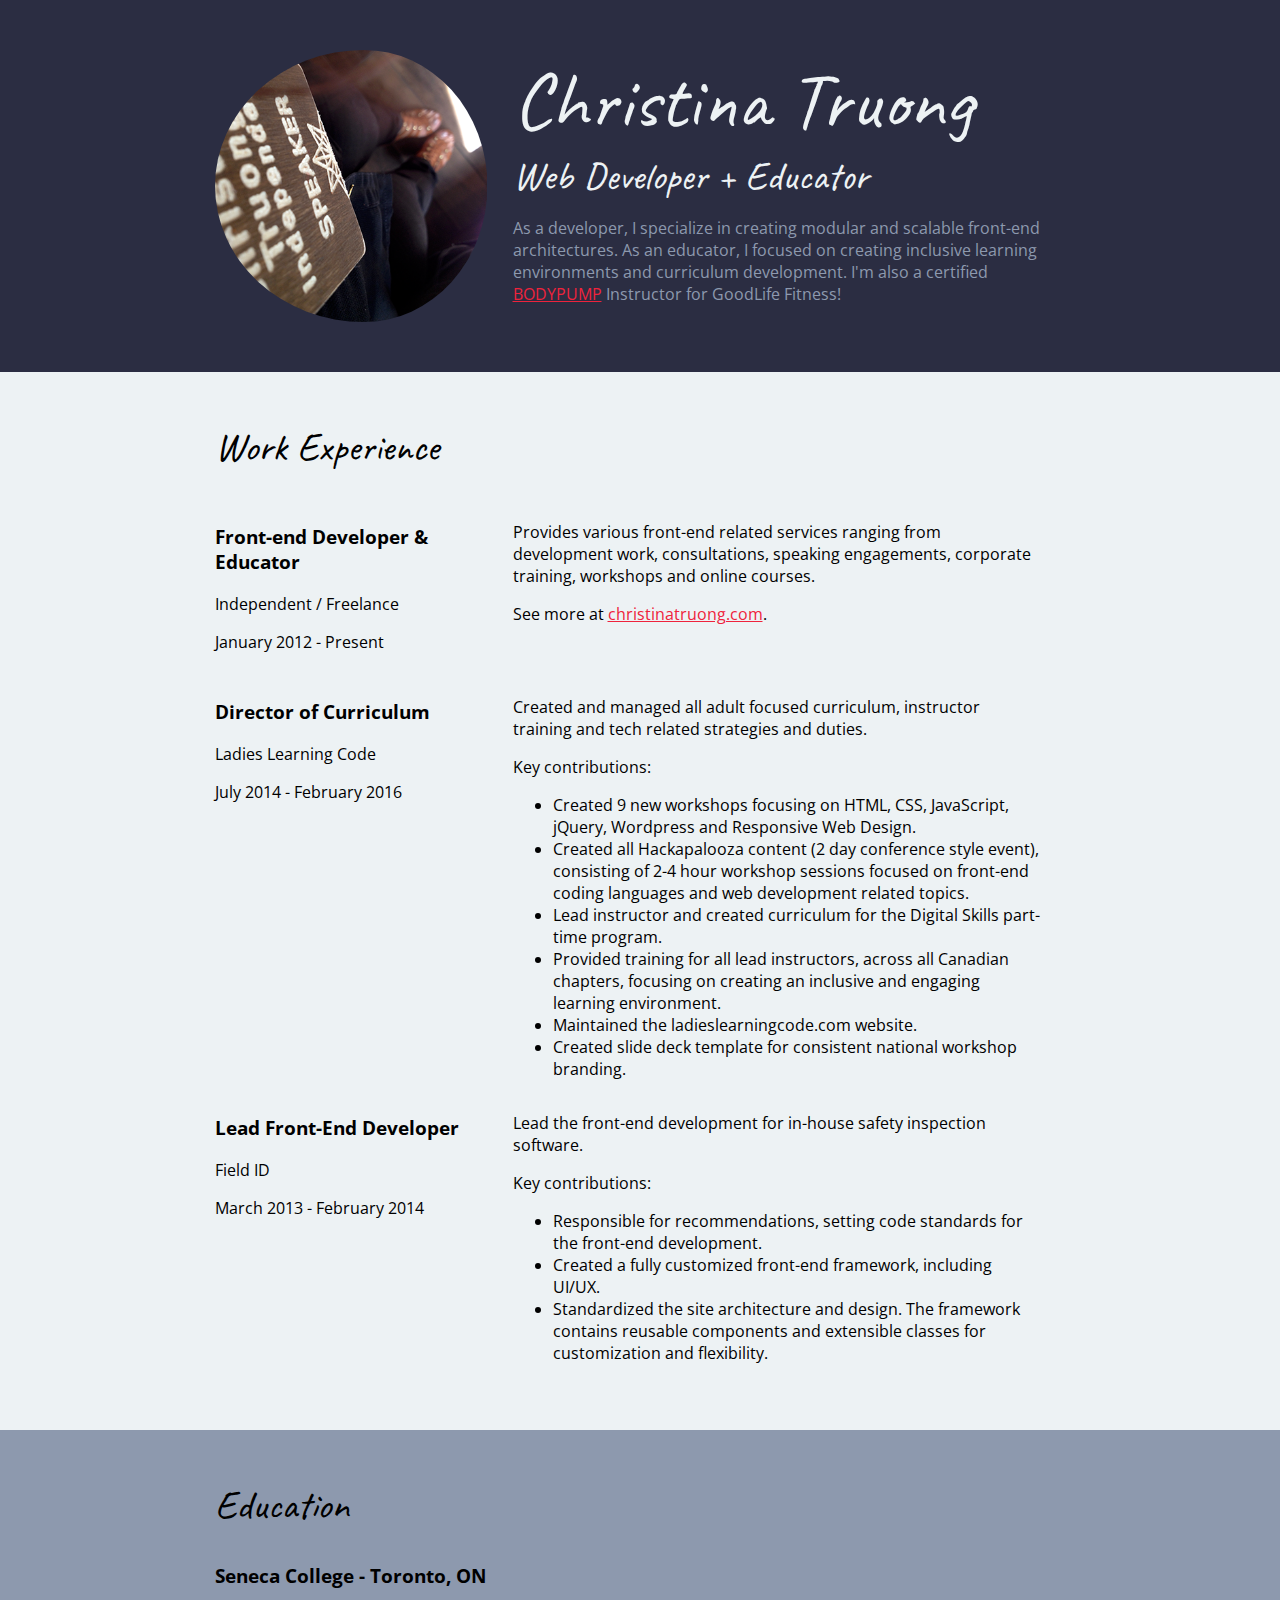
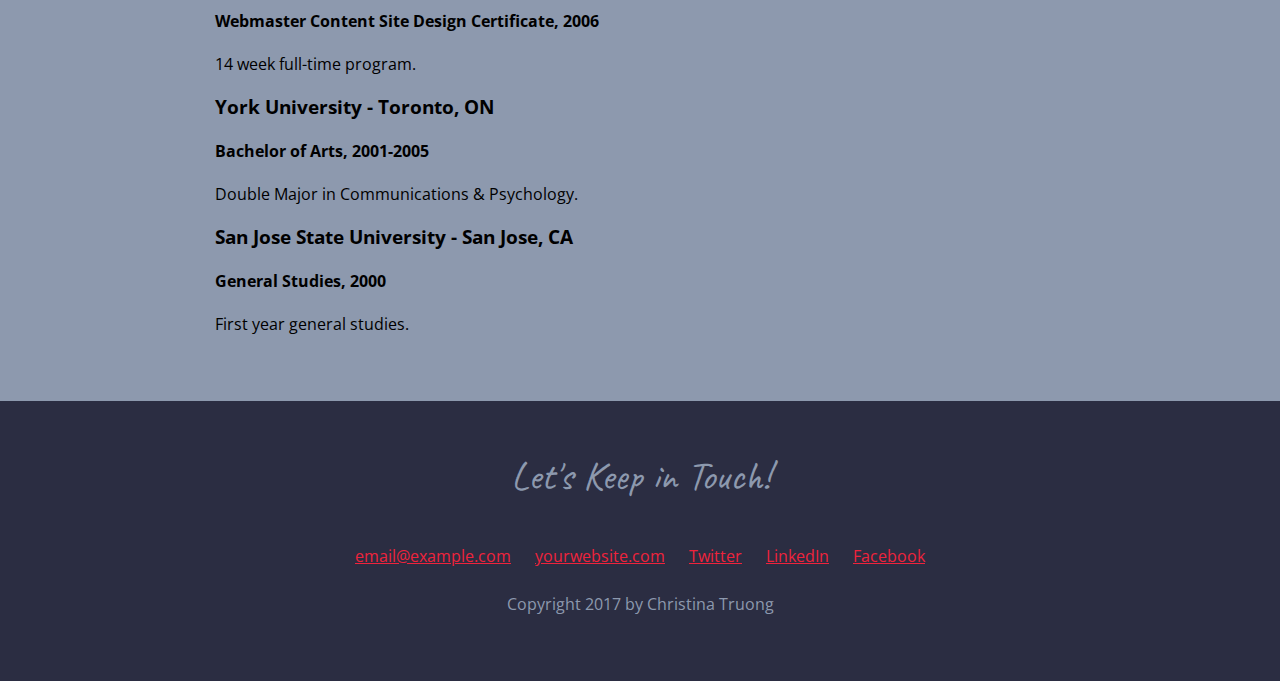
<file: Exercise Files/Ch04/css-resume-final/index.html>
<!DOCTYPE html>
<html lang="en">
<head>
    <meta charset="UTF-8">
    <meta name="viewport" content="width=device-width, initial-scale=1.0">
    <title>Christina Truong | Resume</title>
    <link href="https://fonts.googleapis.com/css?family=Caveat|Open+Sans:400,400i,700" rel="stylesheet">
    <link rel="stylesheet" href="css/styles.css">
</head>
<body>
    <!-- // Intro -->
    <header>
        <div class="content-wrap">
            <img class="profile-img column-narrow" src="images/christina-truong.png" alt="Christina Truong">
            
            <div class="column-wide">
              <h1>Christina Truong</h1>
              <h2>Web Developer + Educator</h2>
              <p>As a developer, I specialize in creating modular and scalable front-end architectures. As an educator, I focused on creating inclusive learning environments and curriculum development. I'm also a certified <a href="#">BODYPUMP</a> Instructor for GoodLife Fitness!</p>
            </div>
        </div>
    </header>
    
    <main> 
        <!-- // Work Experience -->
        <section class="work">
            <div class="content-wrap">
                <h2>Work Experience</h2>

                <!-- Job Details: copy this block to add more positions. -->
                <div class="column-narrow">
                    <h3>Front-end Developer & Educator</h3>
                    <p>Independent / Freelance</p>
                    <p>January 2012 - Present</p>
                </div>
                <div class="column-wide">
                  <p>Provides various front-end related services ranging from development work, consultations, speaking engagements, corporate training, workshops and online courses.</p>
                  <p>See more at <a href="http://christinatruong.com">christinatruong.com</a>.</p>
                </div>
                
                <!-- Job Details -->
                <div class="column-narrow">
                    <h3>Director of Curriculum</h3>
                    <p>Ladies Learning Code</p>
                    <p>July 2014 - February 2016</p>
                </div>
                
                <div class="column-wide">
                    <p>Created and managed all adult focused curriculum, instructor training and tech related strategies and duties.</p>

                    <p>Key contributions:</p>
                    <ul>
                        <li>Created 9 new workshops focusing on HTML, CSS, JavaScript, jQuery, Wordpress and Responsive Web Design.</li>
                        <li>Created all Hackapalooza content (2 day conference style event), consisting of 2-4 hour workshop sessions focused on front-end coding languages and web development related topics.</li>
                        <li>Lead instructor and created curriculum for the Digital Skills part-time program.</li>
                        <li>Provided training for all lead instructors, across all Canadian chapters, focusing on creating an inclusive and engaging learning environment.</li>
                        <li>Maintained the ladieslearningcode.com website.</li>
                        <li>Created slide deck template for consistent national workshop branding.</li>
                    </ul>
                </div>
                
                <!-- Job Details -->
                <div class="column-narrow">
                    <h3>Lead Front-End Developer</h3>
                    <p>Field ID</p>
                    <p>March 2013 - February 2014</p>
                </div>
                <div class="column-wide">
                    <p>Lead the front-end development for in-house safety inspection software.</p>
                    <p>Key contributions:</p>
                    <ul>
                        <li>Responsible for recommendations, setting code standards for the front-end development.</li>
                        <li>Created a fully customized front-end framework, including UI/UX.</li>
                        <li>Standardized the site architecture and design. The framework contains reusable components and extensible classes for customization and flexibility.</li>
                    </ul>
                </div>
            </div>
        </section>


        <!-- // Education -->
        <section class="education">
            <div class="content-wrap">
                <h2>Education</h2>

                <!-- School details: copy this block to add more schools. -->
                <h3>Seneca College - Toronto, ON</h3>
                <h4>Webmaster Content Site Design Certificate, 2006</h4>
                <p>14 week full-time program.</p>
                
                <h3>York University - Toronto, ON</h3>
                <h4>Bachelor of Arts, 2001-2005</h4>
                <p>Double Major in Communications & Psychology.</p>
                
                <h3>San Jose State University - San Jose, CA</h3>
                <h4>General Studies, 2000</h4>
                <p>First year general studies.</p>
            </div>
        </section>
    </main>
    
    <!-- // Footer & contact info -->
    <footer>
        <div class="content-wrap">
            <h2>Let's Keep in Touch!</h2>
            
            <!-- Social media and contact links. Add or remove any networks. -->
            <div class="contact-info">
                <a href="mailto:email@example.com">email@example.com</a>
                <a href="http://yourwebsite.com">yourwebsite.com</a>
                <a href="#">Twitter</a>
                <a href="#">LinkedIn</a>
                <a href="#">Facebook</a>
            </div>

            <p>Copyright 2017 by Christina Truong</p>
        </div>
    </footer>
</body>
</html>
</file>
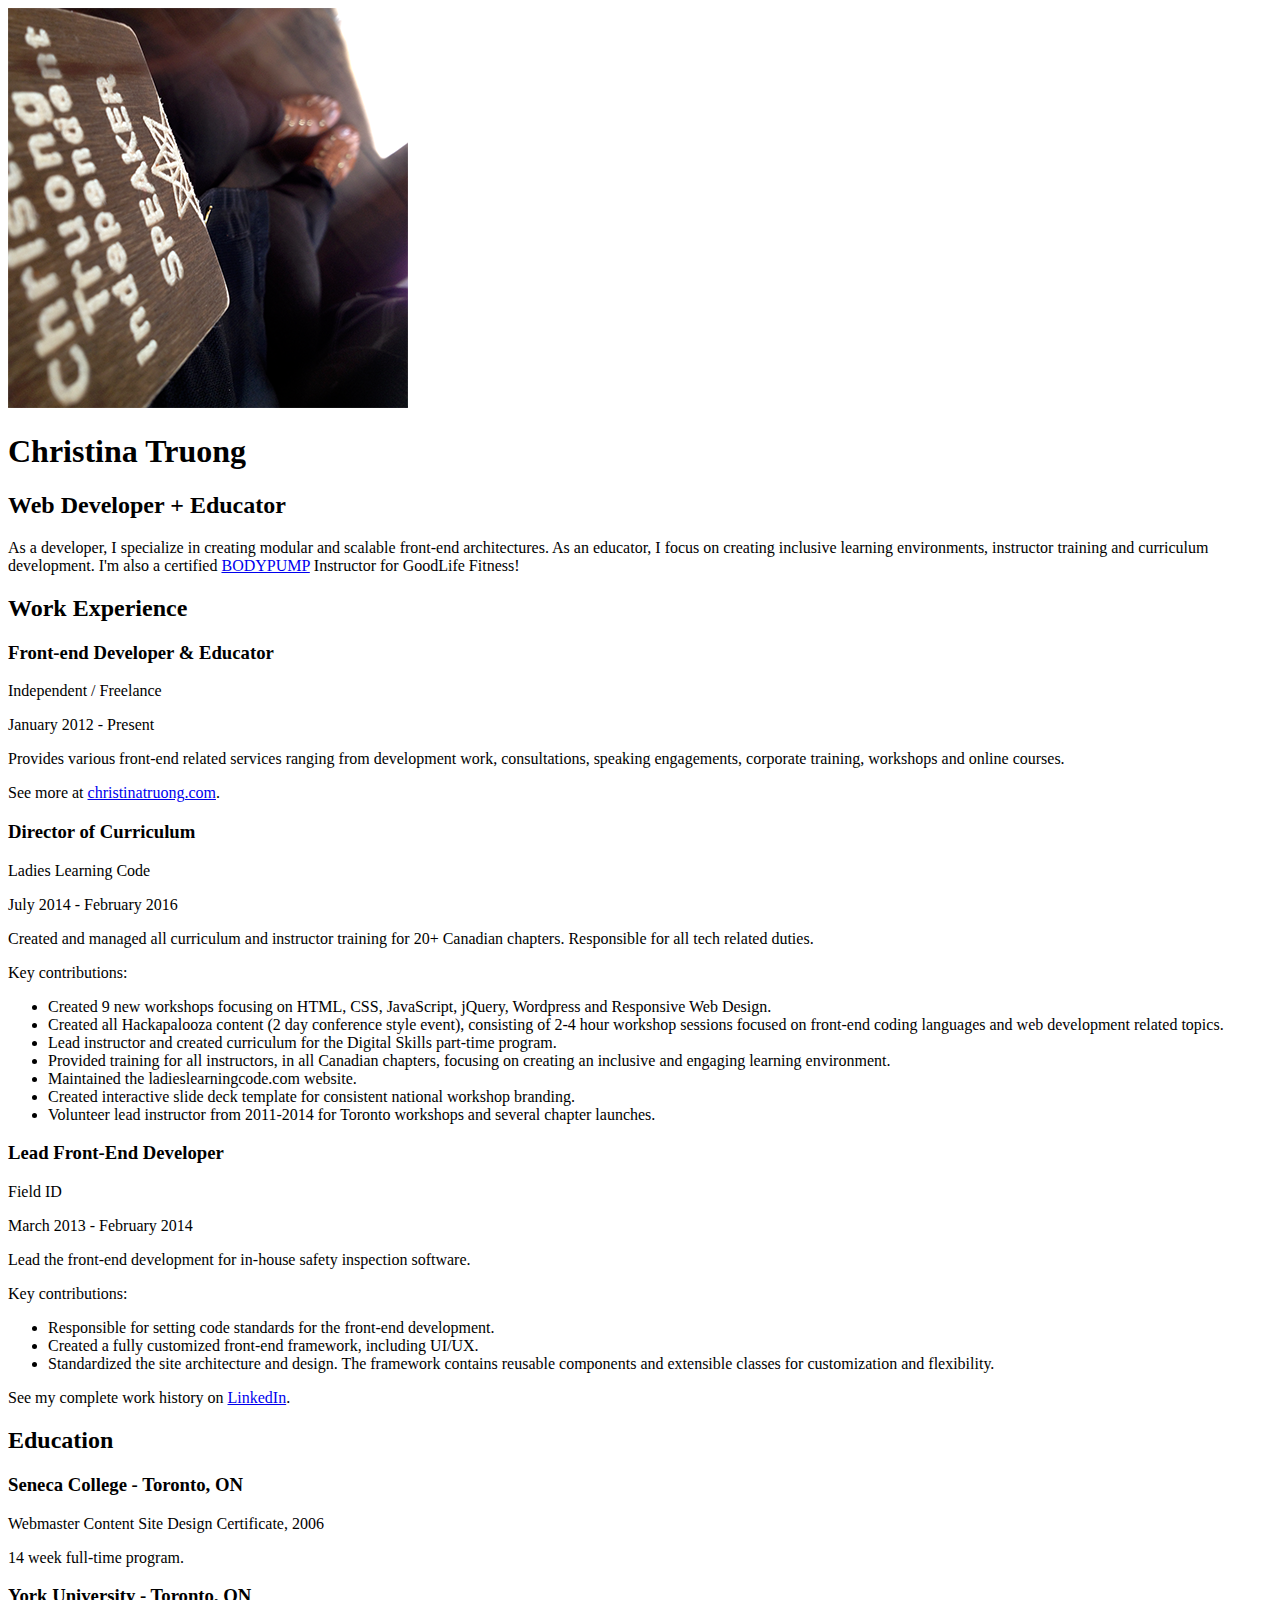
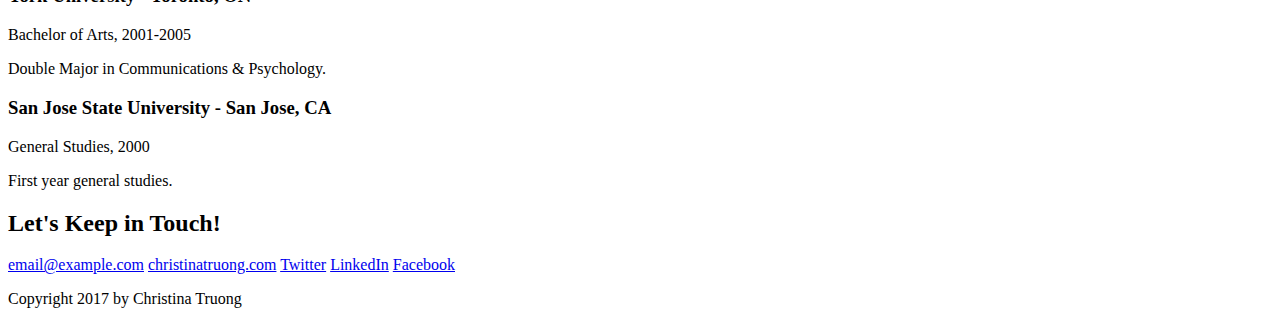
<file: Exercise Files/Ch01/01_07/css-resume/index.html>
<!DOCTYPE html>
<html lang="en">
<head>
    <meta charset="UTF-8">
    <meta name="viewport" content="width=device-width, initial-scale=1.0">
    <title>Christina Truong | Resume</title>
</head>
<body>
    <!-- // Intro -->
    <header>
        <img src="christina-truong.png" alt="Christina Truong">
        <h1>Christina Truong</h1>
        <h2>Web Developer + Educator</h2>
        <p>As a developer, I specialize in creating modular and scalable front-end architectures. As an educator, I focus on creating inclusive learning environments, instructor training and curriculum development. I'm also a certified <a href="https://www.lesmills.com/workouts/fitness-classes/bodypump/" target="_blank">BODYPUMP</a> Instructor for GoodLife Fitness!</p>
    </header>
    
    <main> 
        <!-- // Work Experience -->
        <section>
            <h2>Work Experience</h2>

            <!-- Job 1 Details -->
            <h3>Front-end Developer & Educator</h3>
            <p>Independent / Freelance</p>
            <p>January 2012 - Present</p>
            
            <p>Provides various front-end related services ranging from development work, consultations, speaking engagements, corporate training, workshops and online courses.</p>
            <p>See more at <a href="http://christinatruong.com" target="_blank">christinatruong.com</a>.</p>
            
            <!-- Job 2 Details -->
            <h3>Director of Curriculum</h3>
            <p>Ladies Learning Code</p>
            <p>July 2014 - February 2016</p>
            
            <p>Created and managed all curriculum and instructor training for 20+ Canadian chapters. Responsible for all tech related duties.</p>
            <p>Key contributions:</p>
            <ul>
                <li>Created 9 new workshops focusing on HTML, CSS, JavaScript, jQuery, Wordpress and Responsive Web Design.</li>
                <li>Created all Hackapalooza content (2 day conference style event), consisting of 2-4 hour workshop sessions focused on front-end coding languages and web development related topics.</li>
                <li>Lead instructor and created curriculum for the Digital Skills part-time program.</li>
                <li>Provided training for all instructors, in all Canadian chapters, focusing on creating an inclusive and engaging learning environment.</li>
                <li>Maintained the ladieslearningcode.com website.</li>
                <li>Created interactive slide deck template for consistent national workshop branding.</li>
                <li>Volunteer lead instructor from 2011-2014 for Toronto workshops and several chapter launches.</li>
            </ul>
            
            <!-- Job 3 Details -->
            <h3>Lead Front-End Developer</h3>
            <p>Field ID</p>
            <p>March 2013 - February 2014</p>
            
            <p>Lead the front-end development for in-house safety inspection software.</p>
            <p>Key contributions:</p>
            <ul>
                <li>Responsible for setting code standards for the front-end development.</li>
                <li>Created a fully customized front-end framework, including UI/UX.</li>
                <li>Standardized the site architecture and design. The framework contains reusable components and extensible classes for customization and flexibility.</li>
            </ul>
            
            <p>See my complete work history on <a href="https://www.linkedin.com/in/christinatruong/" target="_blank">LinkedIn</a>.</p>
        </section>


        <!-- // Education -->
        <section>
            <h2>Education</h2>

            <!-- School 1 details. -->
            <h3>Seneca College - Toronto, ON</h3>
            <p>Webmaster Content Site Design Certificate, 2006</p>
            <p>14 week full-time program.</p>
            
            <!-- School 2 details. -->
            <h3>York University - Toronto, ON</h3>
            <p>Bachelor of Arts, 2001-2005</p>
            <p>Double Major in Communications & Psychology.</p>
            
            <!-- School 3 details. -->
            <h3>San Jose State University - San Jose, CA</h3>
            <p>General Studies, 2000</p>
            <p>First year general studies.</p>
        </section>
    </main>
    
    
    <!-- // Footer & contact info -->
    <footer>
        <h2>Let's Keep in Touch!</h2>
        
        <!-- Social media links. Add or remove any networks. -->
        <div>
            <a href="mailto:email@example.com">email@example.com</a>
            <a href="http://christinatruong.com">christinatruong.com</a>
            <a href="https://twitter.com/christinatruong">Twitter</a>
            <a href="https://www.linkedin.com/in/christinatruong/">LinkedIn</a>
            <a href="http://fb.me/christinacodes">Facebook</a>
        </div>

        <p>Copyright 2017 by Christina Truong</p>
    </footer>
</body>
</html>
</file>
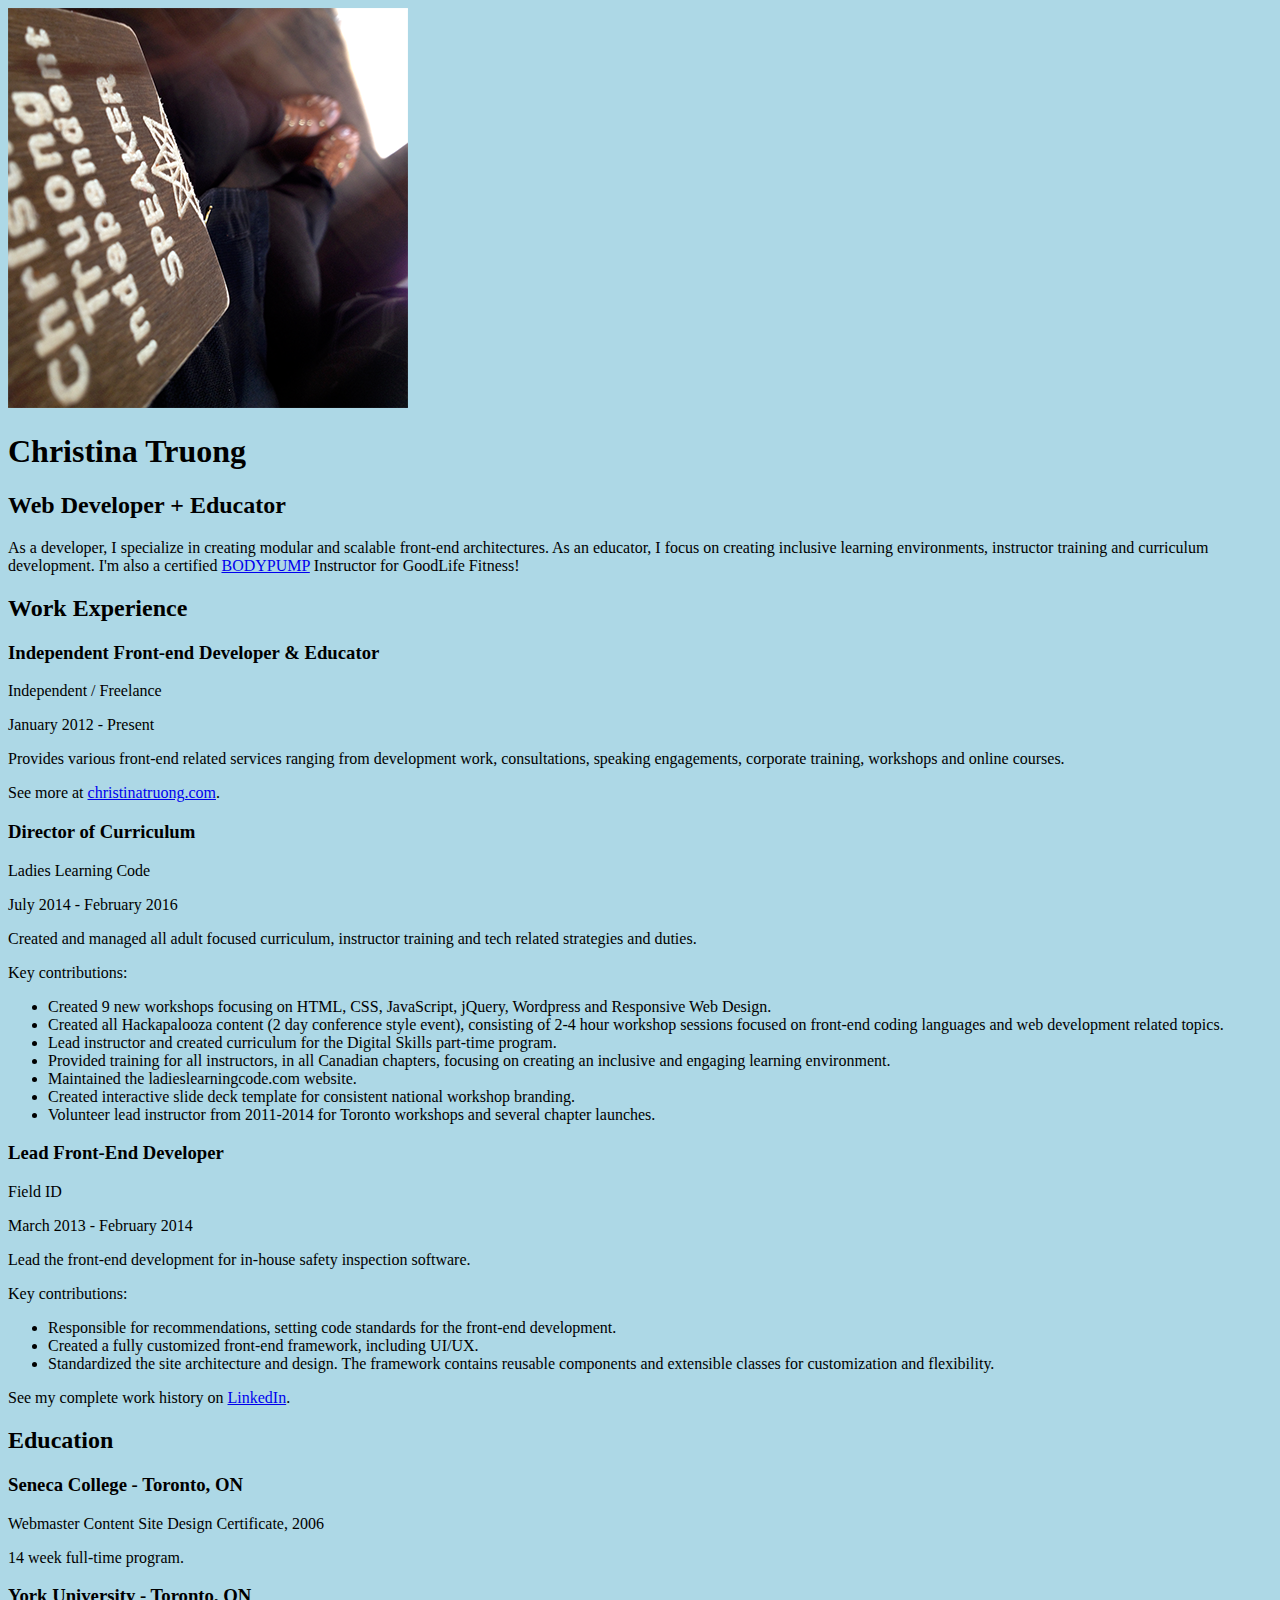
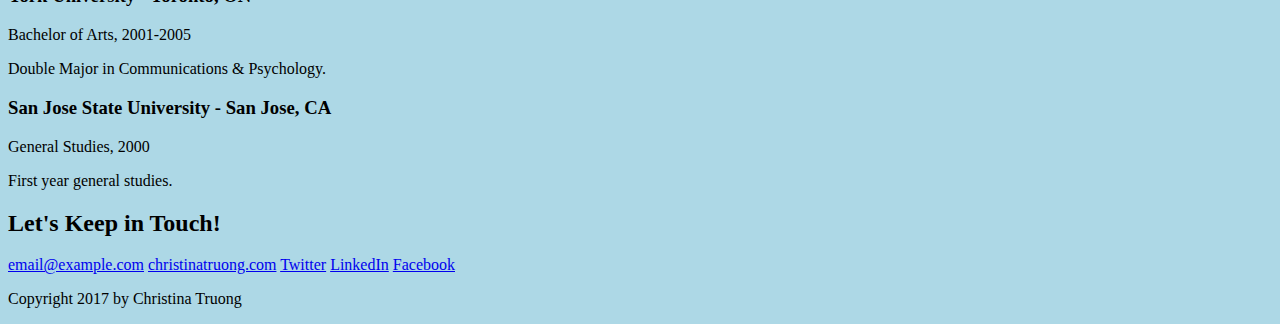
<file: Exercise Files/Ch01/01_08/css-resume/index.html>
<!DOCTYPE html>
<html lang="en">
<head>
    <meta charset="UTF-8">
    <meta name="viewport" content="width=device-width, initial-scale=1.0">
    <title>Christina Truong | Resume</title>
    <link rel="stylesheet" href="styles.css">
</head>
<body>
    <!-- // Intro -->
    <header>
        <img src="christina-truong.png" alt="Christina Truong">
        <h1>Christina Truong</h1>
        <h2>Web Developer + Educator</h2>
        <p>As a developer, I specialize in creating modular and scalable front-end architectures. As an educator, I focus on creating inclusive learning environments, instructor training and curriculum development. I'm also a certified <a href="https://www.lesmills.com/workouts/fitness-classes/bodypump/" target="_blank">BODYPUMP</a> Instructor for GoodLife Fitness!</p>
    </header>
    
    <main> 
        <!-- // Work Experience -->
        <section>
            <h2>Work Experience</h2>

            <!-- Job 1 Details -->
            <h3>Independent Front-end Developer & Educator</h3>
            <p>Independent / Freelance</p>
            <p>January 2012 - Present</p>
            
            <p>Provides various front-end related services ranging from development work, consultations, speaking engagements, corporate training, workshops and online courses.</p>
            <p>See more at <a href="http://christinatruong.com" target="_blank">christinatruong.com</a>.</p>
            
            <!-- Job 2 Details -->
            <h3>Director of Curriculum</h3>
            <p>Ladies Learning Code</p>
            <p>July 2014 - February 2016</p>
            
            <p>Created and managed all adult focused curriculum, instructor training and tech related strategies and duties.</p>
            <p>Key contributions:</p>
            <ul>
                <li>Created 9 new workshops focusing on HTML, CSS, JavaScript, jQuery, Wordpress and Responsive Web Design.</li>
                <li>Created all Hackapalooza content (2 day conference style event), consisting of 2-4 hour workshop sessions focused on front-end coding languages and web development related topics.</li>
                <li>Lead instructor and created curriculum for the Digital Skills part-time program.</li>
                <li>Provided training for all instructors, in all Canadian chapters, focusing on creating an inclusive and engaging learning environment.</li>
                <li>Maintained the ladieslearningcode.com website.</li>
                <li>Created interactive slide deck template for consistent national workshop branding.</li>
                <li>Volunteer lead instructor from 2011-2014 for Toronto workshops and several chapter launches.</li>
            </ul>
            
            <!-- Job 3 Details -->
            <h3>Lead Front-End Developer</h3>
            <p>Field ID</p>
            <p>March 2013 - February 2014</p>
            
            <p>Lead the front-end development for in-house safety inspection software.</p>
            <p>Key contributions:</p>
            <ul>
                <li>Responsible for recommendations, setting code standards for the front-end development.</li>
                <li>Created a fully customized front-end framework, including UI/UX.</li>
                <li>Standardized the site architecture and design. The framework contains reusable components and extensible classes for customization and flexibility.</li>
            </ul>
            
            <p>See my complete work history on <a href="https://www.linkedin.com/in/christinatruong/" target="_blank">LinkedIn</a>.</p>
        </section>


        <!-- // Education -->
        <section>
            <h2>Education</h2>

            <!-- School 1 details. -->
            <h3>Seneca College - Toronto, ON</h3>
            <p>Webmaster Content Site Design Certificate, 2006</p>
            <p>14 week full-time program.</p>
            
            <!-- School 2 details. -->
            <h3>York University - Toronto, ON</h3>
            <p>Bachelor of Arts, 2001-2005</p>
            <p>Double Major in Communications & Psychology.</p>
            
            <!-- School 3 details. -->
            <h3>San Jose State University - San Jose, CA</h3>
            <p>General Studies, 2000</p>
            <p>First year general studies.</p>
        </section>
    </main>
    
    <!-- // Footer & contact info -->
    <footer>
        <h2>Let's Keep in Touch!</h2>
        
        <!-- Social media links. Add or remove any networks. -->
        <div>
            <a href="mailto:email@example.com">email@example.com</a>
            <a href="http://christinatruong.com">christinatruong.com</a>
            <a href="https://twitter.com/christinatruong">Twitter</a>
            <a href="https://www.linkedin.com/in/christinatruong/">LinkedIn</a>
            <a href="http://fb.me/christinacodes">Facebook</a>
        </div>

        <p>Copyright 2017 by Christina Truong</p>
    </footer>
</body>
</html>
</file>
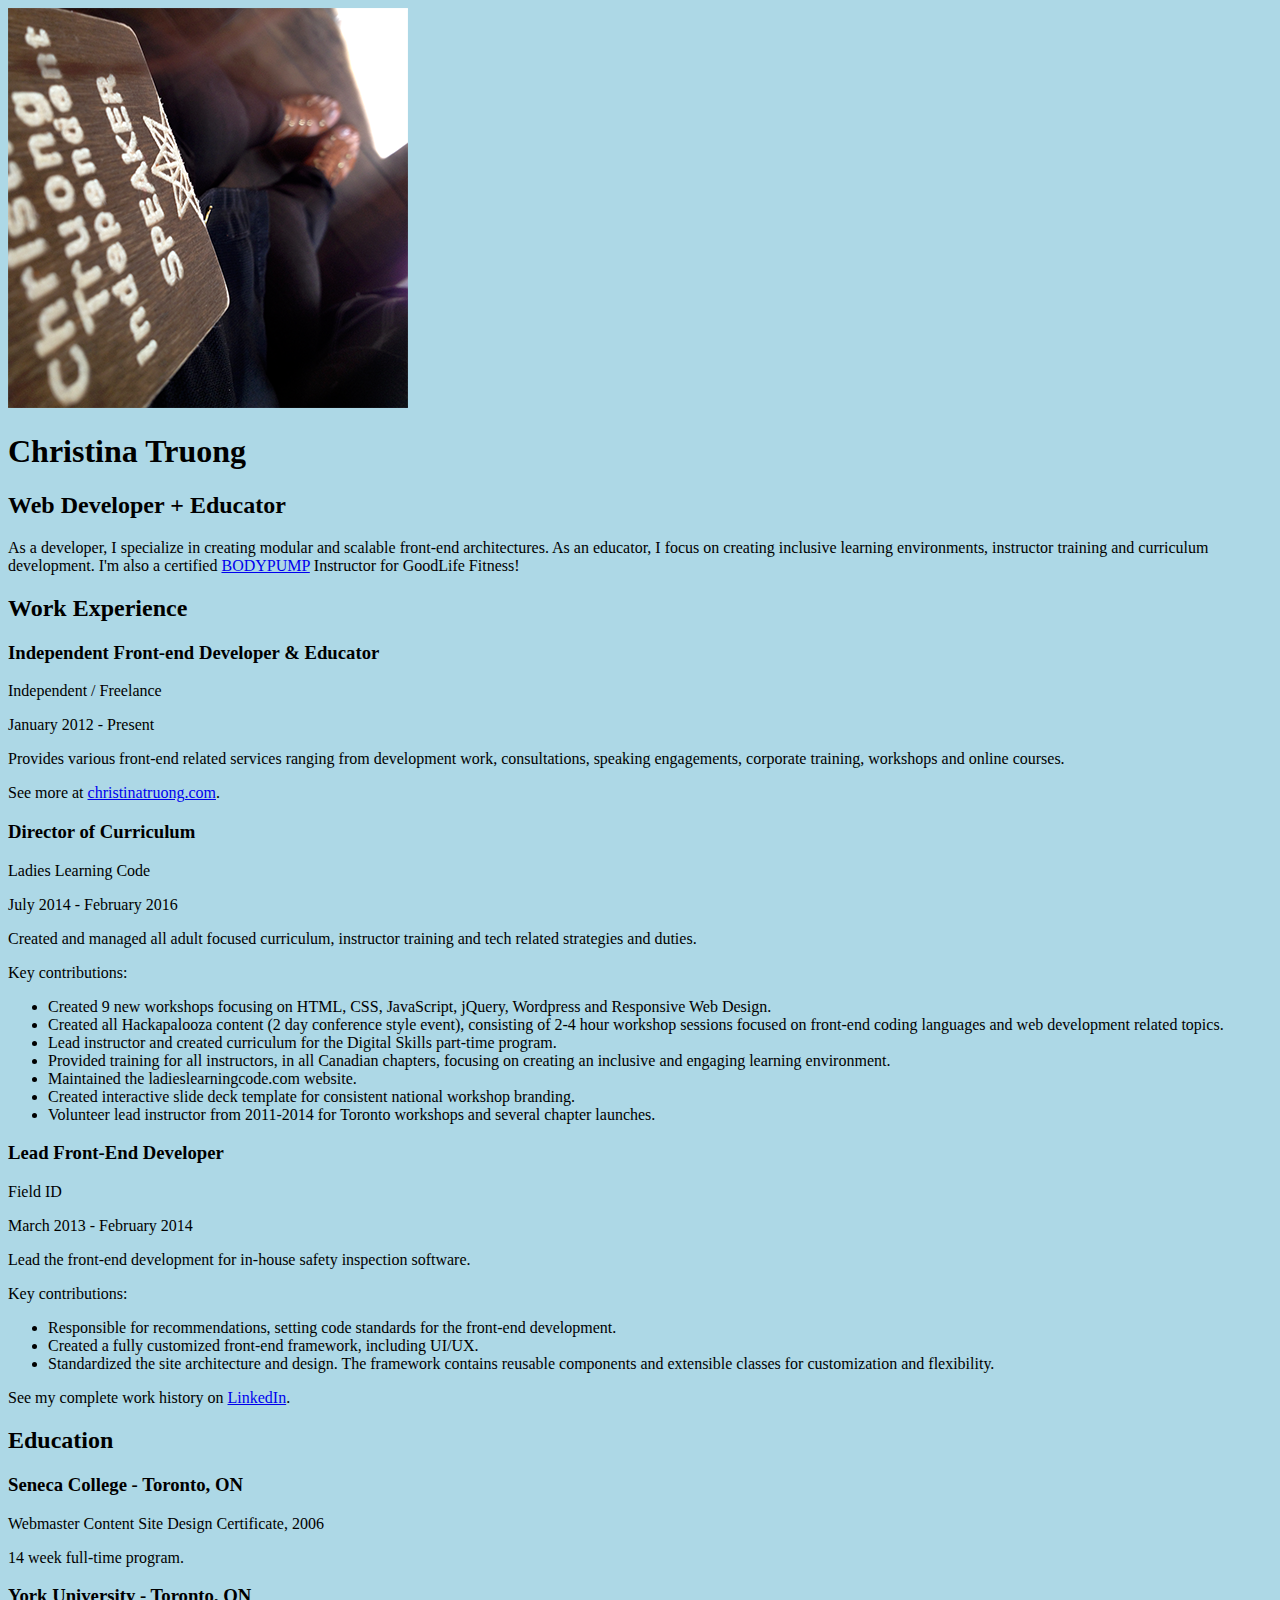
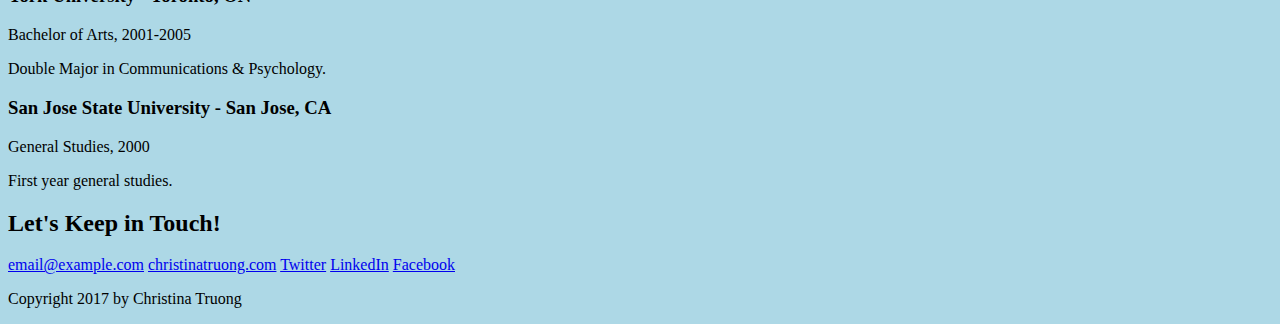
<file: Exercise Files/Ch02/02_06/css-resume/index.html>
<!DOCTYPE html>
<html lang="en">
<head>
    <meta charset="UTF-8">
    <meta name="viewport" content="width=device-width, initial-scale=1.0">
    <title>Christina Truong | Resume</title>
    <link rel="stylesheet" href="css/styles.css">
</head>
<body>
    <!-- // Intro -->
    <header>
        <img src="images/christina-truong.png" alt="Christina Truong">
        <h1>Christina Truong</h1>
        <h2>Web Developer + Educator</h2>
        <p>As a developer, I specialize in creating modular and scalable front-end architectures. As an educator, I focus on creating inclusive learning environments, instructor training and curriculum development. I'm also a certified <a href="https://www.lesmills.com/workouts/fitness-classes/bodypump/" target="_blank">BODYPUMP</a> Instructor for GoodLife Fitness!</p>
    </header>
    
    <main> 
        <!-- // Work Experience -->
        <section>
            <h2>Work Experience</h2>

            <!-- Job 1 Details -->
            <h3>Independent Front-end Developer & Educator</h3>
            <p>Independent / Freelance</p>
            <p>January 2012 - Present</p>
            
            <p>Provides various front-end related services ranging from development work, consultations, speaking engagements, corporate training, workshops and online courses.</p>
            <p>See more at <a href="http://christinatruong.com" target="_blank">christinatruong.com</a>.</p>
            
            <!-- Job 2 Details -->
            <h3>Director of Curriculum</h3>
            <p>Ladies Learning Code</p>
            <p>July 2014 - February 2016</p>
            
            <p>Created and managed all adult focused curriculum, instructor training and tech related strategies and duties.</p>
            <p>Key contributions:</p>
            <ul>
                <li>Created 9 new workshops focusing on HTML, CSS, JavaScript, jQuery, Wordpress and Responsive Web Design.</li>
                <li>Created all Hackapalooza content (2 day conference style event), consisting of 2-4 hour workshop sessions focused on front-end coding languages and web development related topics.</li>
                <li>Lead instructor and created curriculum for the Digital Skills part-time program.</li>
                <li>Provided training for all instructors, in all Canadian chapters, focusing on creating an inclusive and engaging learning environment.</li>
                <li>Maintained the ladieslearningcode.com website.</li>
                <li>Created interactive slide deck template for consistent national workshop branding.</li>
                <li>Volunteer lead instructor from 2011-2014 for Toronto workshops and several chapter launches.</li>
            </ul>
            
            <!-- Job 3 Details -->
            <h3>Lead Front-End Developer</h3>
            <p>Field ID</p>
            <p>March 2013 - February 2014</p>
            
            <p>Lead the front-end development for in-house safety inspection software.</p>
            <p>Key contributions:</p>
            <ul>
                <li>Responsible for recommendations, setting code standards for the front-end development.</li>
                <li>Created a fully customized front-end framework, including UI/UX.</li>
                <li>Standardized the site architecture and design. The framework contains reusable components and extensible classes for customization and flexibility.</li>
            </ul>
            
            <p>See my complete work history on <a href="https://www.linkedin.com/in/christinatruong/" target="_blank">LinkedIn</a>.</p>
        </section>


        <!-- // Education -->
        <section>
            <h2>Education</h2>

            <!-- School 1 details. -->
            <h3>Seneca College - Toronto, ON</h3>
            <p>Webmaster Content Site Design Certificate, 2006</p>
            <p>14 week full-time program.</p>
            
            <!-- School 2 details. -->
            <h3>York University - Toronto, ON</h3>
            <p>Bachelor of Arts, 2001-2005</p>
            <p>Double Major in Communications & Psychology.</p>
            
            <!-- School 3 details. -->
            <h3>San Jose State University - San Jose, CA</h3>
            <p>General Studies, 2000</p>
            <p>First year general studies.</p>
        </section>
    </main>
    
    <!-- // Footer & contact info -->
    <footer>
        <h2>Let's Keep in Touch!</h2>
        
        <!-- Social media links. Add or remove any networks. -->
        <div>
            <a href="mailto:email@example.com">email@example.com</a>
            <a href="http://christinatruong.com">christinatruong.com</a>
            <a href="https://twitter.com/christinatruong">Twitter</a>
            <a href="https://www.linkedin.com/in/christinatruong/">LinkedIn</a>
            <a href="http://fb.me/christinacodes">Facebook</a>
        </div>

        <p>Copyright 2017 by Christina Truong</p>
    </footer>
</body>
</html>
</file>
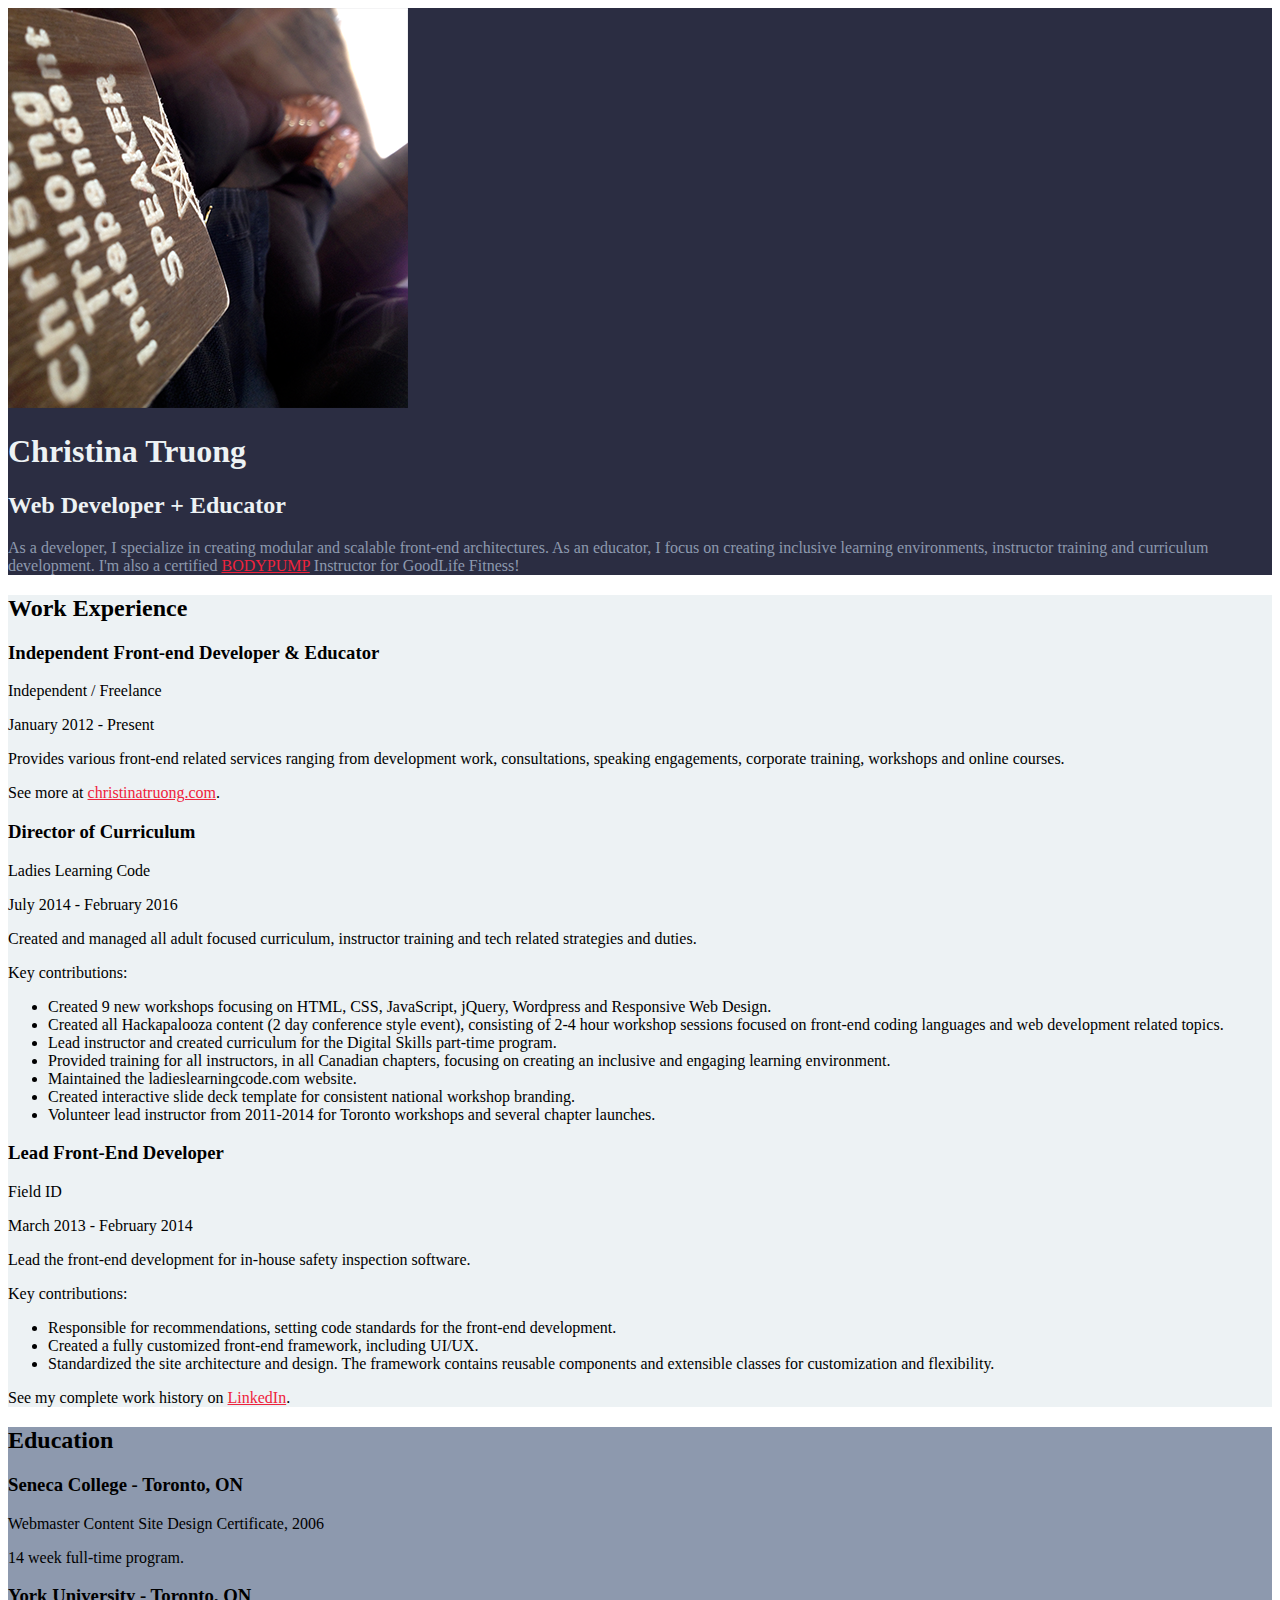
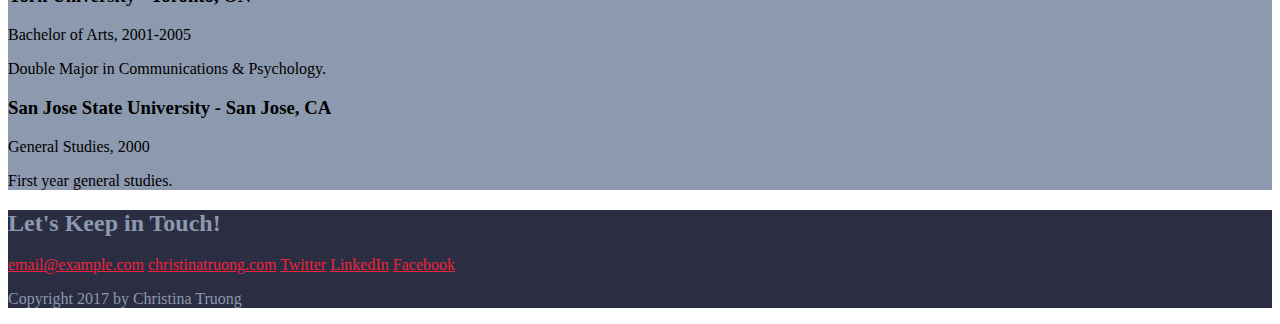
<file: Exercise Files/Ch03/03_04/css-resume/index.html>
<!DOCTYPE html>
<html lang="en">
<head>
    <meta charset="UTF-8">
    <meta name="viewport" content="width=device-width, initial-scale=1.0">
    <title>Christina Truong | Resume</title>
    <link rel="stylesheet" href="css/styles.css">
</head>
<body>
    <!-- // Intro -->
    <header>
        <img src="images/christina-truong.png" alt="Christina Truong">
        <h1>Christina Truong</h1>
        <h2>Web Developer + Educator</h2>
        <p>As a developer, I specialize in creating modular and scalable front-end architectures. As an educator, I focus on creating inclusive learning environments, instructor training and curriculum development. I'm also a certified <a href="https://www.lesmills.com/workouts/fitness-classes/bodypump/" target="_blank">BODYPUMP</a> Instructor for GoodLife Fitness!</p>
    </header>
    
    <main> 
        <!-- // Work Experience -->
        <section class="work">
            <h2>Work Experience</h2>

            <!-- Job 1 Details -->
            <h3>Independent Front-end Developer & Educator</h3>
            <p>Independent / Freelance</p>
            <p>January 2012 - Present</p>
            
            <p>Provides various front-end related services ranging from development work, consultations, speaking engagements, corporate training, workshops and online courses.</p>
            <p>See more at <a href="http://christinatruong.com" target="_blank">christinatruong.com</a>.</p>
          
            <!-- Job 2 Details -->
            <h3>Director of Curriculum</h3>
            <p>Ladies Learning Code</p>
            <p>July 2014 - February 2016</p>
            
            <p>Created and managed all adult focused curriculum, instructor training and tech related strategies and duties.</p>
            <p>Key contributions:</p>
            <ul>
                <li>Created 9 new workshops focusing on HTML, CSS, JavaScript, jQuery, Wordpress and Responsive Web Design.</li>
                <li>Created all Hackapalooza content (2 day conference style event), consisting of 2-4 hour workshop sessions focused on front-end coding languages and web development related topics.</li>
                <li>Lead instructor and created curriculum for the Digital Skills part-time program.</li>
                <li>Provided training for all instructors, in all Canadian chapters, focusing on creating an inclusive and engaging learning environment.</li>
                <li>Maintained the ladieslearningcode.com website.</li>
                <li>Created interactive slide deck template for consistent national workshop branding.</li>
                <li>Volunteer lead instructor from 2011-2014 for Toronto workshops and several chapter launches.</li>
            </ul>
          
            <!-- Job 3 Details -->
            <h3>Lead Front-End Developer</h3>
            <p>Field ID</p>
            <p>March 2013 - February 2014</p>
            
            <p>Lead the front-end development for in-house safety inspection software.</p>
            <p>Key contributions:</p>
            <ul>
                <li>Responsible for recommendations, setting code standards for the front-end development.</li>
                <li>Created a fully customized front-end framework, including UI/UX.</li>
                <li>Standardized the site architecture and design. The framework contains reusable components and extensible classes for customization and flexibility.</li>
            </ul>
            
            <p>See my complete work history on <a href="https://www.linkedin.com/in/christinatruong/" target="_blank">LinkedIn</a>.</p>
        </section>


        <!-- // Education -->
        <section class="education">
            <h2>Education</h2>

            <!-- School 1 details. -->
            <h3>Seneca College - Toronto, ON</h3>
            <p>Webmaster Content Site Design Certificate, 2006</p>
            <p>14 week full-time program.</p>
            
            <!-- School 2 details. -->
            <h3>York University - Toronto, ON</h3>
            <p>Bachelor of Arts, 2001-2005</p>
            <p>Double Major in Communications & Psychology.</p>
            
            <!-- School 3 details. -->
            <h3>San Jose State University - San Jose, CA</h3>
            <p>General Studies, 2000</p>
            <p>First year general studies.</p>
        </section>
    </main>
    
    <!-- // Footer & contact info -->
    <footer>
        <h2>Let's Keep in Touch!</h2>
        
        <!-- Social media links. Add or remove any networks. -->
        <div>
            <a href="mailto:email@example.com">email@example.com</a>
            <a href="http://christinatruong.com">christinatruong.com</a>
            <a href="https://twitter.com/christinatruong">Twitter</a>
            <a href="https://www.linkedin.com/in/christinatruong/">LinkedIn</a>
            <a href="http://fb.me/christinacodes">Facebook</a>
        </div>

        <p>Copyright 2017 by Christina Truong</p>
    </footer>
</body>
</html>
</file>
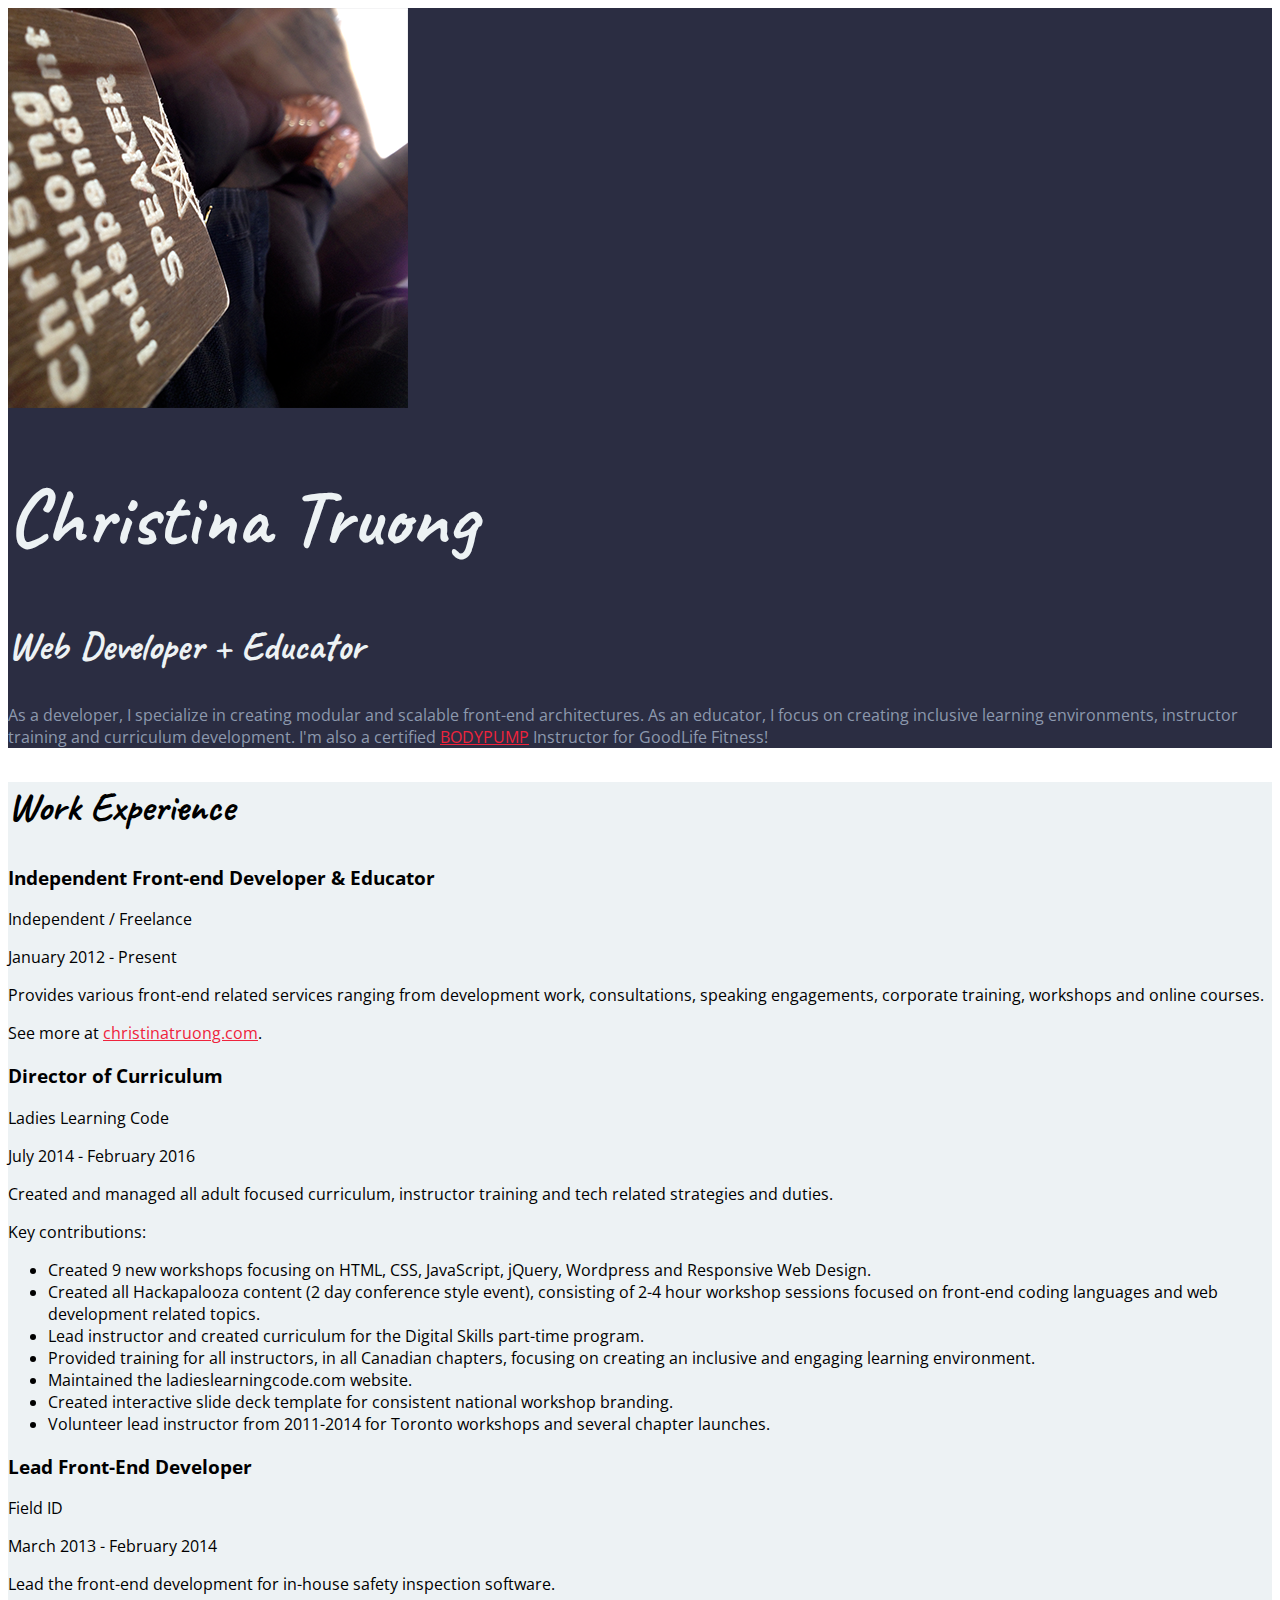
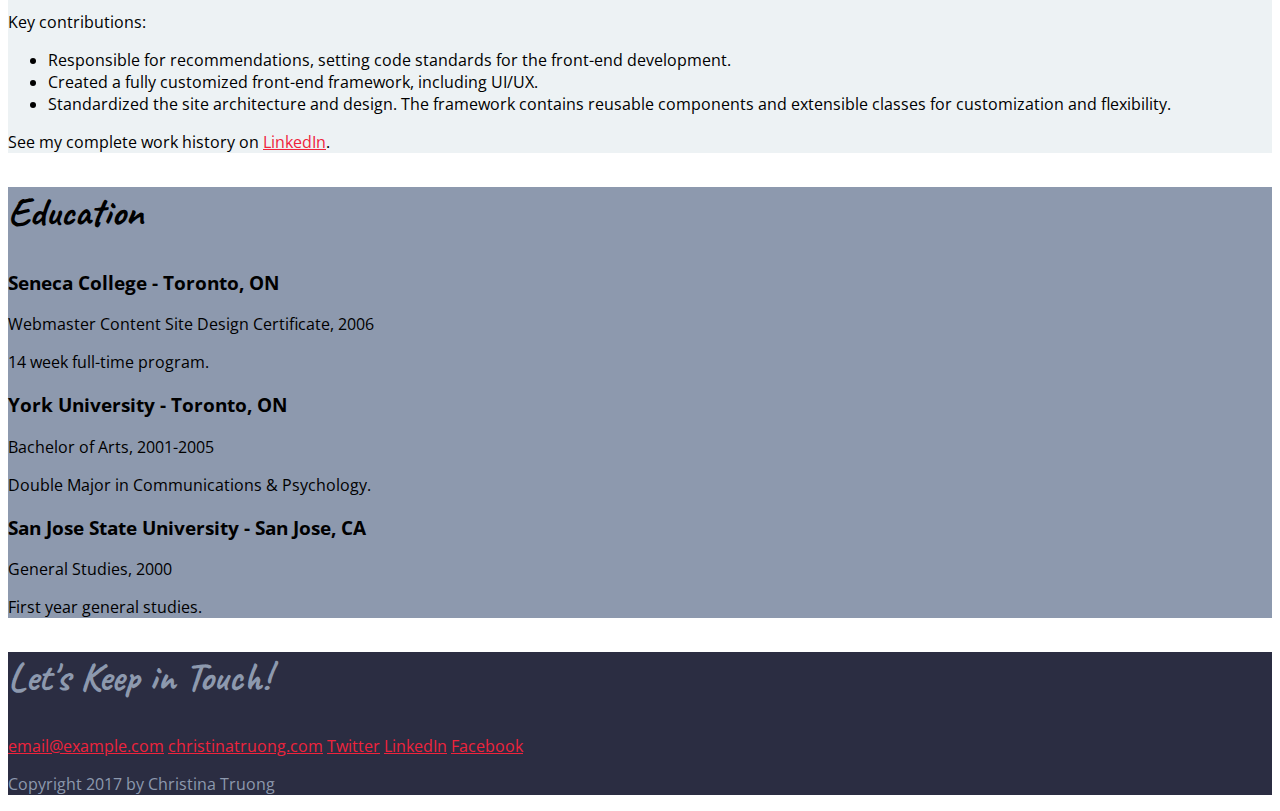
<file: Exercise Files/Ch03/03_07/css-resume/index.html>
<!DOCTYPE html>
<html lang="en">
<head>
    <meta charset="UTF-8">
    <meta name="viewport" content="width=device-width, initial-scale=1.0">
    <title>Christina Truong | Resume</title>
    <link href="https://fonts.googleapis.com/css?family=Caveat|Open+Sans" rel="stylesheet">
    <link rel="stylesheet" href="css/styles.css">
</head>
<body>
    <!-- // Intro -->
    <header>
        <img src="images/christina-truong.png" alt="Christina Truong">
        <h1>Christina Truong</h1>
        <h2>Web Developer + Educator</h2>
        <p>As a developer, I specialize in creating modular and scalable front-end architectures. As an educator, I focus on creating inclusive learning environments, instructor training and curriculum development. I'm also a certified <a href="https://www.lesmills.com/workouts/fitness-classes/bodypump/" target="_blank">BODYPUMP</a> Instructor for GoodLife Fitness!</p>
    </header>
    
    <main> 
        <!-- // Work Experience -->
        <section class="work">
            <h2>Work Experience</h2>

            <!-- Job 1 Details -->
            <h3>Independent Front-end Developer & Educator</h3>
            <p>Independent / Freelance</p>
            <p>January 2012 - Present</p>
            
            <p>Provides various front-end related services ranging from development work, consultations, speaking engagements, corporate training, workshops and online courses.</p>
            <p>See more at <a href="http://christinatruong.com" target="_blank">christinatruong.com</a>.</p>
          
            <!-- Job 2 Details -->
            <h3>Director of Curriculum</h3>
            <p>Ladies Learning Code</p>
            <p>July 2014 - February 2016</p>
            
            <p>Created and managed all adult focused curriculum, instructor training and tech related strategies and duties.</p>
            <p>Key contributions:</p>
            <ul>
                <li>Created 9 new workshops focusing on HTML, CSS, JavaScript, jQuery, Wordpress and Responsive Web Design.</li>
                <li>Created all Hackapalooza content (2 day conference style event), consisting of 2-4 hour workshop sessions focused on front-end coding languages and web development related topics.</li>
                <li>Lead instructor and created curriculum for the Digital Skills part-time program.</li>
                <li>Provided training for all instructors, in all Canadian chapters, focusing on creating an inclusive and engaging learning environment.</li>
                <li>Maintained the ladieslearningcode.com website.</li>
                <li>Created interactive slide deck template for consistent national workshop branding.</li>
                <li>Volunteer lead instructor from 2011-2014 for Toronto workshops and several chapter launches.</li>
            </ul>
          
            <!-- Job 3 Details -->
            <h3>Lead Front-End Developer</h3>
            <p>Field ID</p>
            <p>March 2013 - February 2014</p>
            
            <p>Lead the front-end development for in-house safety inspection software.</p>
            <p>Key contributions:</p>
            <ul>
                <li>Responsible for recommendations, setting code standards for the front-end development.</li>
                <li>Created a fully customized front-end framework, including UI/UX.</li>
                <li>Standardized the site architecture and design. The framework contains reusable components and extensible classes for customization and flexibility.</li>
            </ul>
            
            <p>See my complete work history on <a href="https://www.linkedin.com/in/christinatruong/" target="_blank">LinkedIn</a>.</p>
        </section>


        <!-- // Education -->
        <section class="education">
            <h2>Education</h2>

            <!-- School 1 details. -->
            <h3>Seneca College - Toronto, ON</h3>
            <p>Webmaster Content Site Design Certificate, 2006</p>
            <p>14 week full-time program.</p>
            
            <!-- School 2 details. -->
            <h3>York University - Toronto, ON</h3>
            <p>Bachelor of Arts, 2001-2005</p>
            <p>Double Major in Communications & Psychology.</p>
            
            <!-- School 3 details. -->
            <h3>San Jose State University - San Jose, CA</h3>
            <p>General Studies, 2000</p>
            <p>First year general studies.</p>
        </section>
    </main>
    
    <!-- // Footer & contact info -->
    <footer>
        <h2>Let's Keep in Touch!</h2>
        
        <!-- Social media links. Add or remove any networks. -->
        <div>
            <a href="mailto:email@example.com">email@example.com</a>
            <a href="http://christinatruong.com">christinatruong.com</a>
            <a href="https://twitter.com/christinatruong">Twitter</a>
            <a href="https://www.linkedin.com/in/christinatruong/">LinkedIn</a>
            <a href="http://fb.me/christinacodes">Facebook</a>
        </div>

        <p>Copyright 2017 by Christina Truong</p>
    </footer>
</body>
</html>
</file>
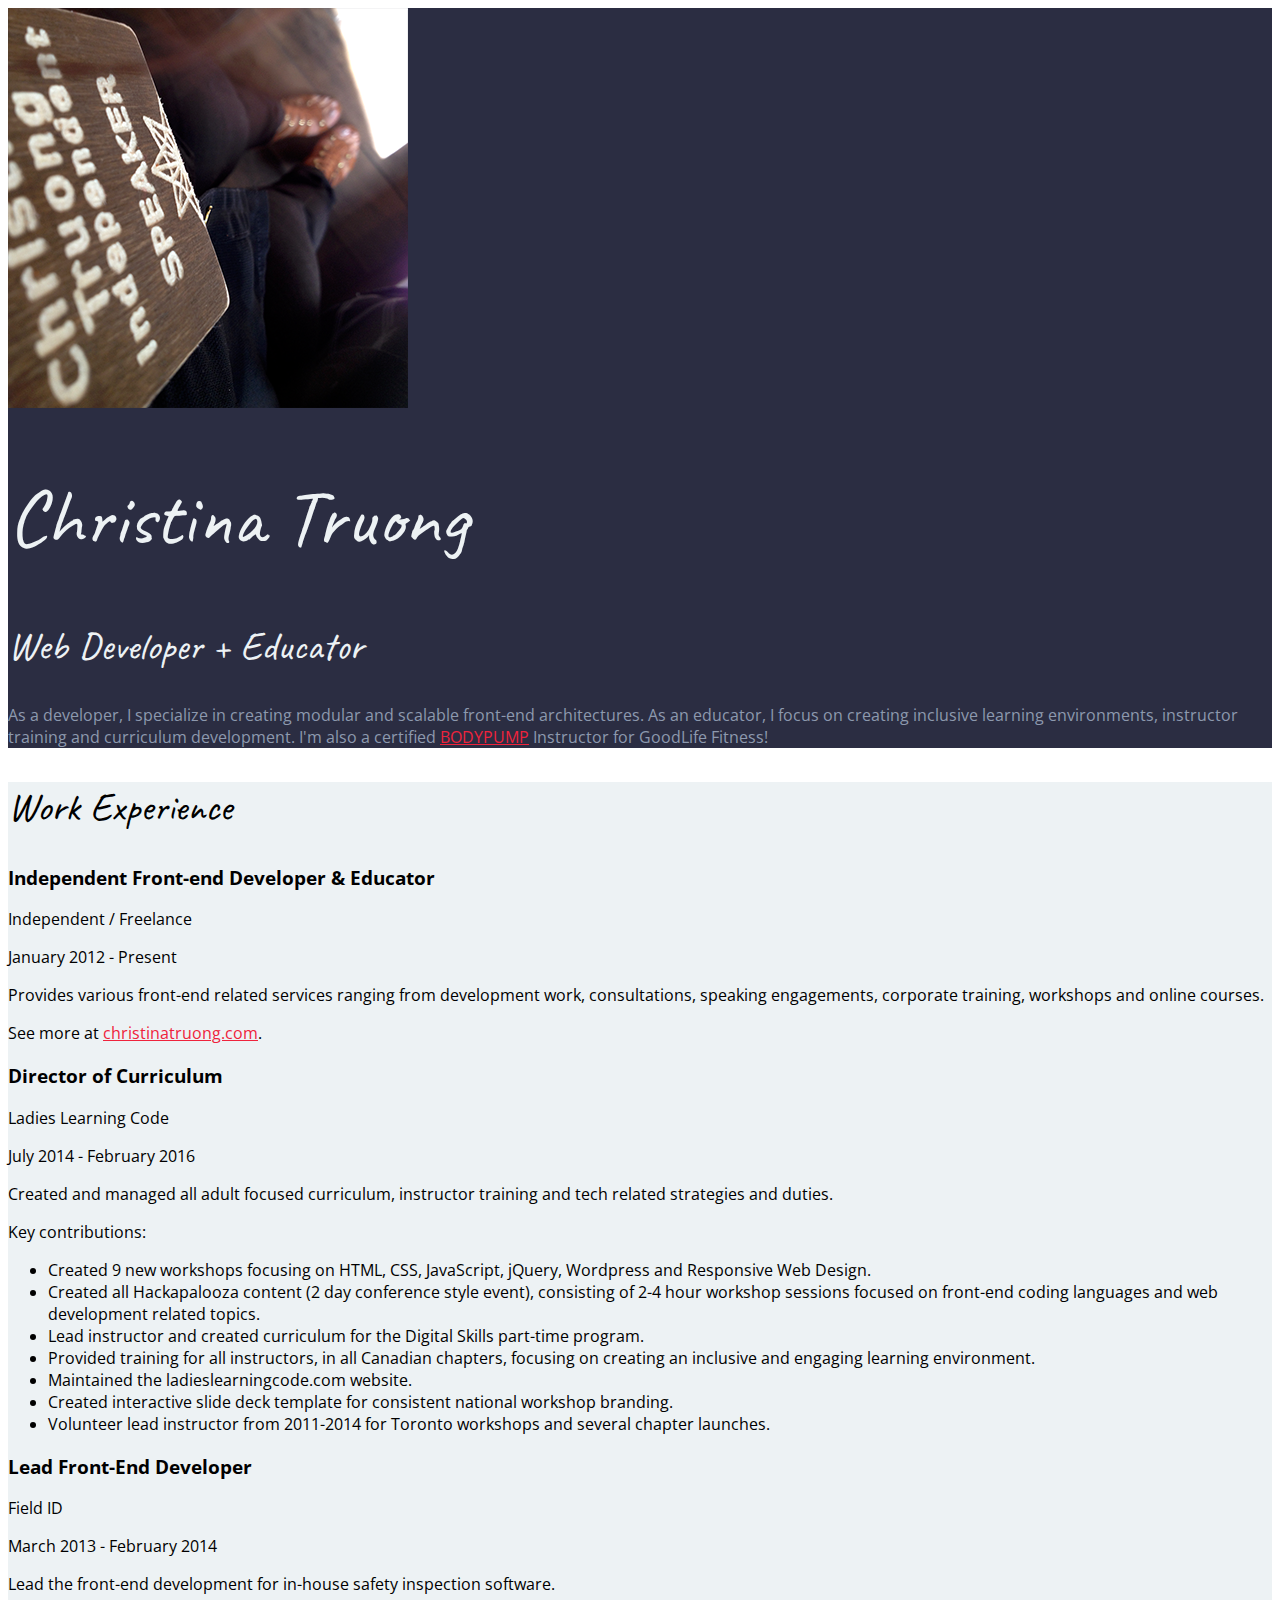
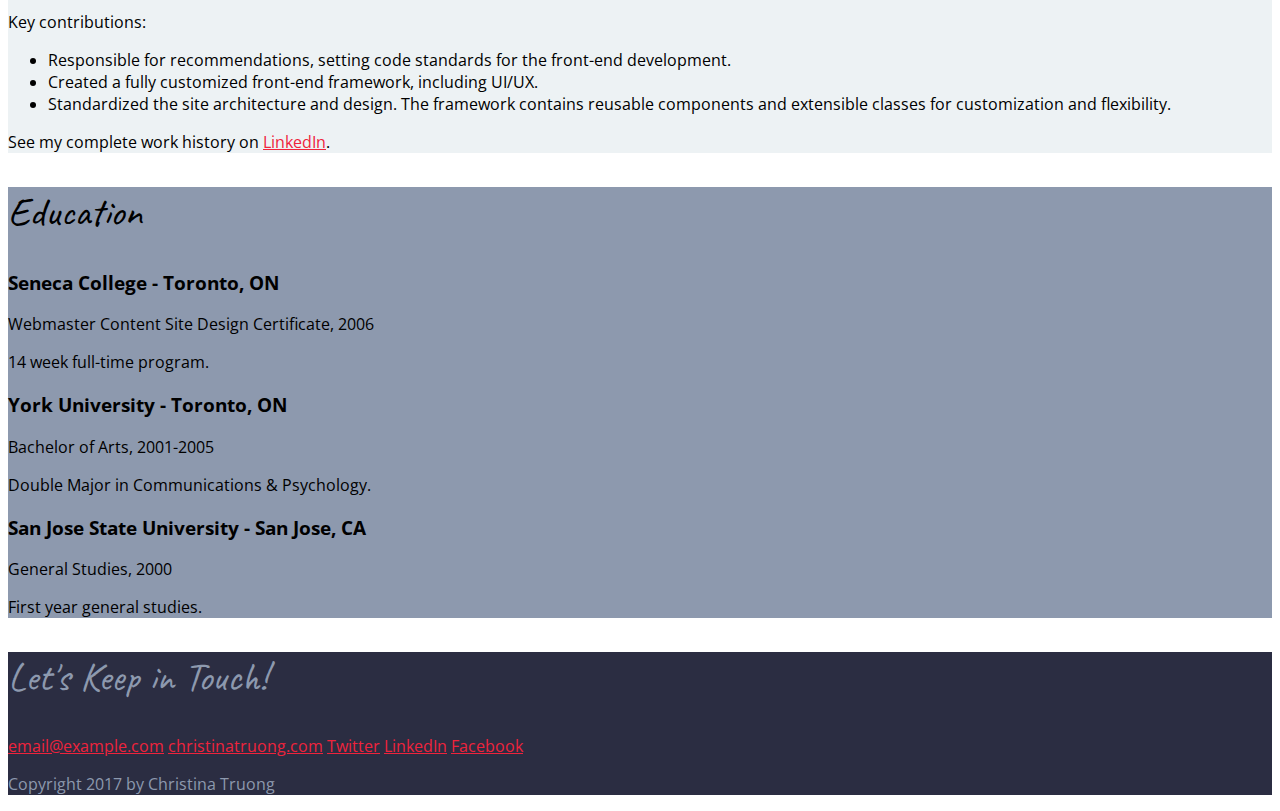
<file: Exercise Files/Ch04/04_04/css-resume/index.html>
<!DOCTYPE html>
<html lang="en">
<head>
    <meta charset="UTF-8">
    <meta name="viewport" content="width=device-width, initial-scale=1.0">
    <title>Christina Truong | Resume</title>
    <link href="https://fonts.googleapis.com/css?family=Caveat|Open+Sans:400,700" rel="stylesheet">
    <link rel="stylesheet" href="css/styles.css">
</head>
<body>
    <!-- // Intro -->
    <header>
        <img src="images/christina-truong.png" alt="Christina Truong">
        <h1>Christina Truong</h1>
        <h2>Web Developer + Educator</h2>
        <p>As a developer, I specialize in creating modular and scalable front-end architectures. As an educator, I focus on creating inclusive learning environments, instructor training and curriculum development. I'm also a certified <a href="https://www.lesmills.com/workouts/fitness-classes/bodypump/" target="_blank">BODYPUMP</a> Instructor for GoodLife Fitness!</p>
    </header>
    
    <main> 
        <!-- // Work Experience -->
        <section class="work">
            <h2>Work Experience</h2>

            <!-- Job 1 Details -->
            <h3>Independent Front-end Developer & Educator</h3>
            <p>Independent / Freelance</p>
            <p>January 2012 - Present</p>
            
            <p>Provides various front-end related services ranging from development work, consultations, speaking engagements, corporate training, workshops and online courses.</p>
            <p>See more at <a href="http://christinatruong.com" target="_blank">christinatruong.com</a>.</p>
          
            <!-- Job 2 Details -->
            <h3>Director of Curriculum</h3>
            <p>Ladies Learning Code</p>
            <p>July 2014 - February 2016</p>
            
            <p>Created and managed all adult focused curriculum, instructor training and tech related strategies and duties.</p>
            <p>Key contributions:</p>
            <ul>
                <li>Created 9 new workshops focusing on HTML, CSS, JavaScript, jQuery, Wordpress and Responsive Web Design.</li>
                <li>Created all Hackapalooza content (2 day conference style event), consisting of 2-4 hour workshop sessions focused on front-end coding languages and web development related topics.</li>
                <li>Lead instructor and created curriculum for the Digital Skills part-time program.</li>
                <li>Provided training for all instructors, in all Canadian chapters, focusing on creating an inclusive and engaging learning environment.</li>
                <li>Maintained the ladieslearningcode.com website.</li>
                <li>Created interactive slide deck template for consistent national workshop branding.</li>
                <li>Volunteer lead instructor from 2011-2014 for Toronto workshops and several chapter launches.</li>
            </ul>
          
            <!-- Job 3 Details -->
            <h3>Lead Front-End Developer</h3>
            <p>Field ID</p>
            <p>March 2013 - February 2014</p>
            
            <p>Lead the front-end development for in-house safety inspection software.</p>
            <p>Key contributions:</p>
            <ul>
                <li>Responsible for recommendations, setting code standards for the front-end development.</li>
                <li>Created a fully customized front-end framework, including UI/UX.</li>
                <li>Standardized the site architecture and design. The framework contains reusable components and extensible classes for customization and flexibility.</li>
            </ul>
            
            <p>See my complete work history on <a href="https://www.linkedin.com/in/christinatruong/" target="_blank">LinkedIn</a>.</p>
        </section>


        <!-- // Education -->
        <section class="education">
            <h2>Education</h2>

            <!-- School 1 details. -->
            <h3>Seneca College - Toronto, ON</h3>
            <p>Webmaster Content Site Design Certificate, 2006</p>
            <p>14 week full-time program.</p>
            
            <!-- School 2 details. -->
            <h3>York University - Toronto, ON</h3>
            <p>Bachelor of Arts, 2001-2005</p>
            <p>Double Major in Communications & Psychology.</p>
            
            <!-- School 3 details. -->
            <h3>San Jose State University - San Jose, CA</h3>
            <p>General Studies, 2000</p>
            <p>First year general studies.</p>
        </section>
    </main>
    
    <!-- // Footer & contact info -->
    <footer>
        <h2>Let's Keep in Touch!</h2>
        
        <!-- Social media links. Add or remove any networks. -->
        <div>
            <a href="mailto:email@example.com">email@example.com</a>
            <a href="http://christinatruong.com">christinatruong.com</a>
            <a href="https://twitter.com/christinatruong">Twitter</a>
            <a href="https://www.linkedin.com/in/christinatruong/">LinkedIn</a>
            <a href="http://fb.me/christinacodes">Facebook</a>
        </div>

        <p>Copyright 2017 by Christina Truong</p>
    </footer>
</body>
</html>
</file>
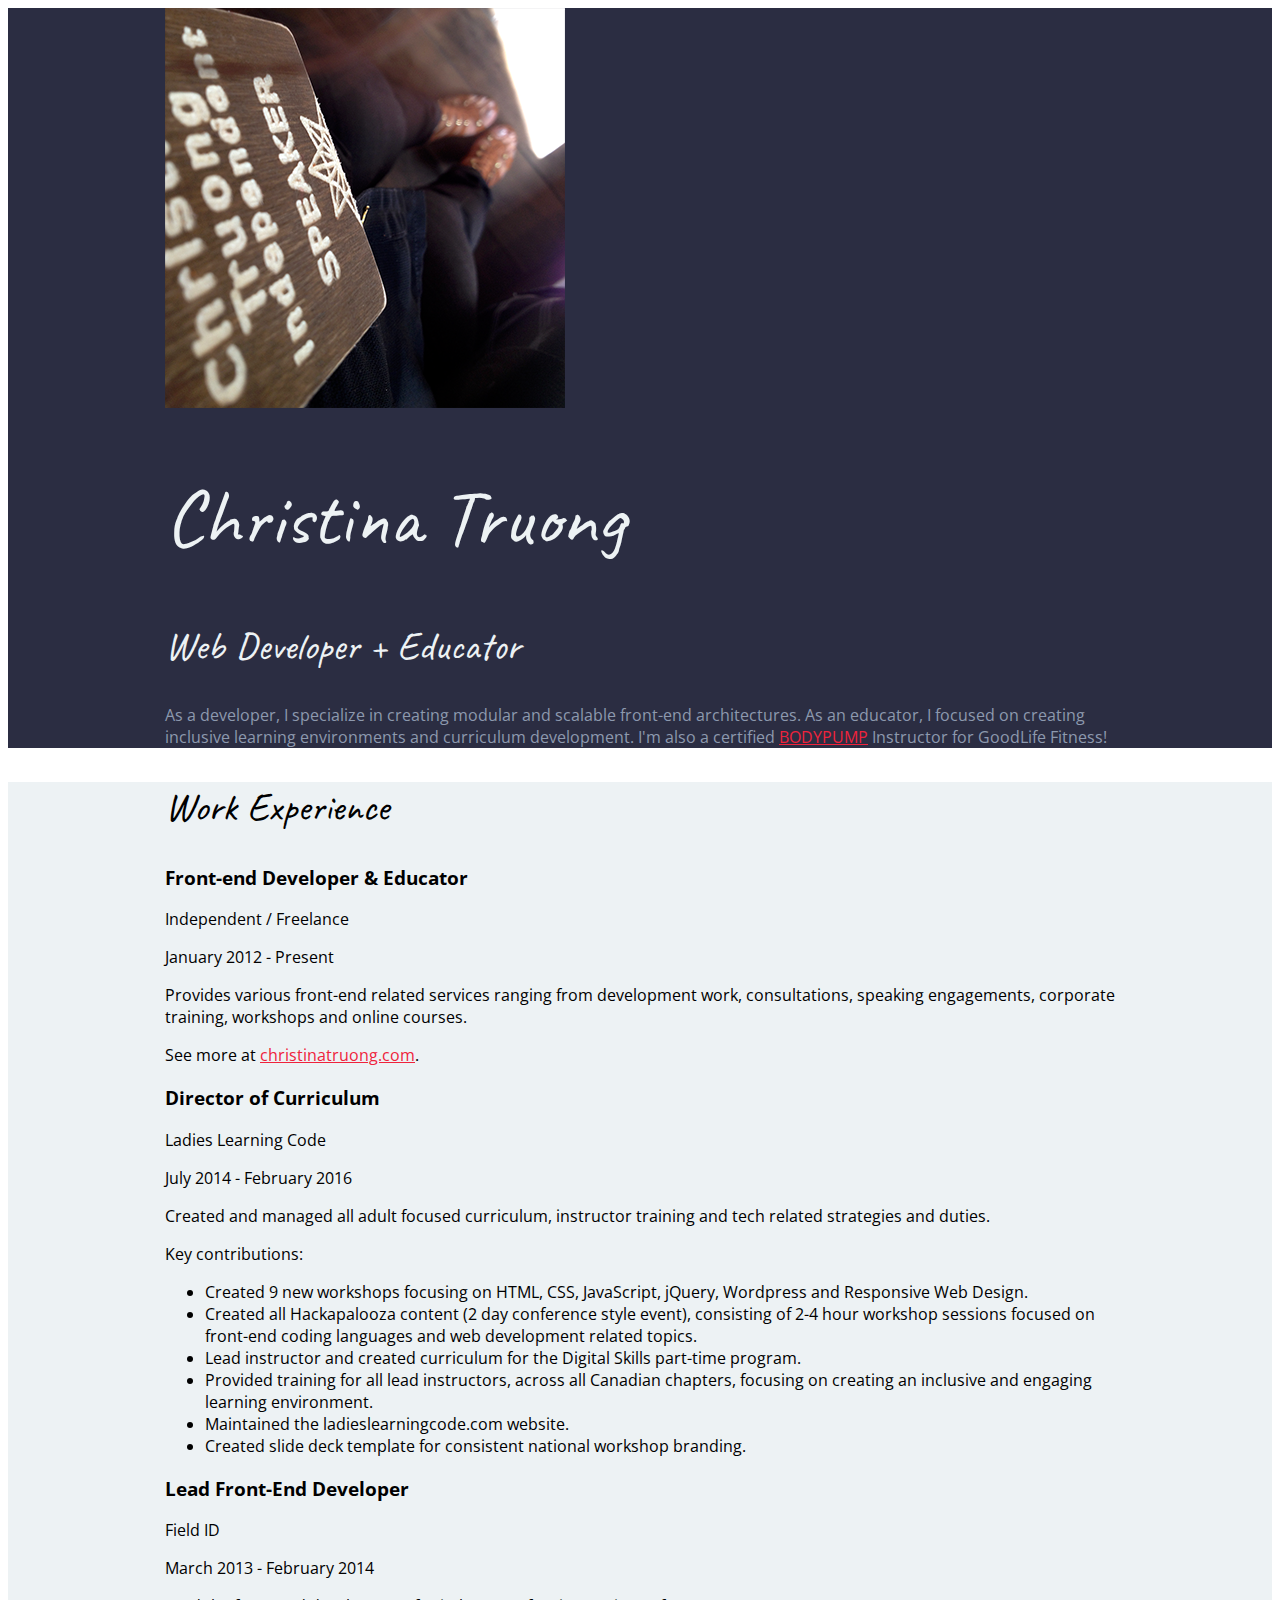
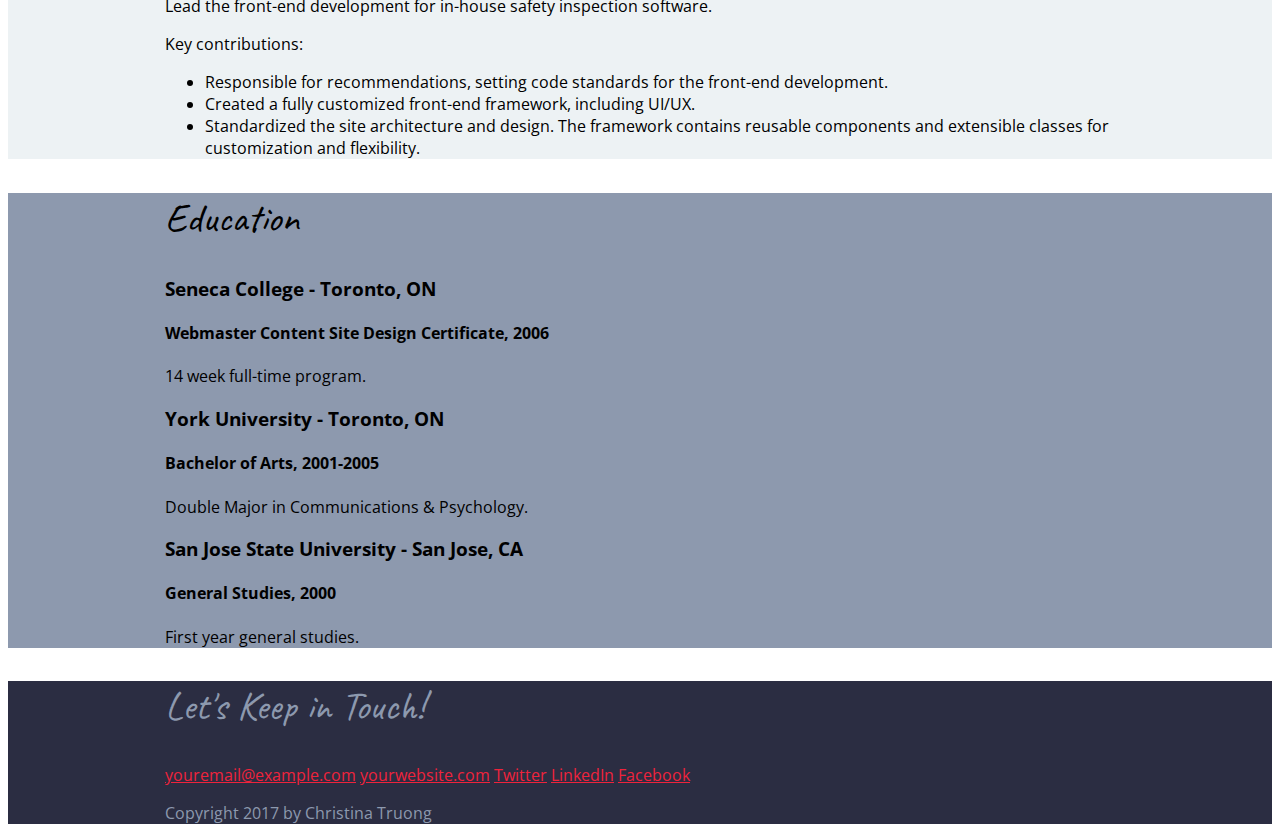
<file: Exercise Files/Ch04/04_05/css-resume/index.html>
<!DOCTYPE html>
<html lang="en">
<head>
    <meta charset="UTF-8">
    <meta name="viewport" content="width=device-width, initial-scale=1.0">
    <title>Christina Truong | Resume</title>
    <link href="https://fonts.googleapis.com/css?family=Caveat|Open+Sans:400,400i,700" rel="stylesheet">
    <link rel="stylesheet" href="css/styles.css">
</head>
<body>
    <!-- // Intro -->
    <header>
        <div class="content-wrap">
            <img src="images/christina-truong.png" alt="Christina Truong">
            <h1>Christina Truong</h1>
            <h2>Web Developer + Educator</h2>
            <p>As a developer, I specialize in creating modular and scalable front-end architectures. As an educator, I focused on creating inclusive learning environments and curriculum development. I'm also a certified <a href="#">BODYPUMP</a> Instructor for GoodLife Fitness!</p>
        </div>
    </header>
    
    <main> 
        <!-- // Work Experience -->
        <section class="work">
            <div class="content-wrap">
                <h2>Work Experience</h2>

                <!-- Job Details: copy this block to add more positions. -->
                <h3>Front-end Developer & Educator</h3>
                <p>Independent / Freelance</p>
                <p>January 2012 - Present</p>
                <p>Provides various front-end related services ranging from development work, consultations, speaking engagements, corporate training, workshops and online courses.</p>
                <p>See more at <a href="http://christinatruong.com">christinatruong.com</a>.</p>
                
                <!-- Job Details -->
                <h3>Director of Curriculum</h3>
                <p>Ladies Learning Code</p>
                <p>July 2014 - February 2016</p>
                <p>Created and managed all adult focused curriculum, instructor training and tech related strategies and duties.</p>

                <p>Key contributions:</p>
                <ul>
                    <li>Created 9 new workshops focusing on HTML, CSS, JavaScript, jQuery, Wordpress and Responsive Web Design.</li>
                    <li>Created all Hackapalooza content (2 day conference style event), consisting of 2-4 hour workshop sessions focused on front-end coding languages and web development related topics.</li>
                    <li>Lead instructor and created curriculum for the Digital Skills part-time program.</li>
                    <li>Provided training for all lead instructors, across all Canadian chapters, focusing on creating an inclusive and engaging learning environment.</li>
                    <li>Maintained the ladieslearningcode.com website.</li>
                    <li>Created slide deck template for consistent national workshop branding.</li>
                </ul>
                
                <!-- Job Details -->
                <h3>Lead Front-End Developer</h3>
                <p>Field ID</p>
                <p>March 2013 - February 2014</p>
                <p>Lead the front-end development for in-house safety inspection software.</p>

                <p>Key contributions:</p>
                <ul>
                    <li>Responsible for recommendations, setting code standards for the front-end development.</li>
                    <li>Created a fully customized front-end framework, including UI/UX.</li>
                    <li>Standardized the site architecture and design. The framework contains reusable components and extensible classes for customization and flexibility.</li>
                </ul>
            </div>
        </section>


        <!-- // Education -->
        <section class="education">
            <div class="content-wrap">
                <h2>Education</h2>

                <!-- School details: copy this block to add more schools. -->
                <h3>Seneca College - Toronto, ON</h3>
                <h4>Webmaster Content Site Design Certificate, 2006</h4>
                <p>14 week full-time program.</p>
                
                <h3>York University - Toronto, ON</h3>
                <h4>Bachelor of Arts, 2001-2005</h4>
                <p>Double Major in Communications & Psychology.</p>
                
                <h3>San Jose State University - San Jose, CA</h3>
                <h4>General Studies, 2000</h4>
                <p>First year general studies.</p>
            </div>
        </section>
    </main>
    
    <!-- // Footer & contact info -->
    <footer>
        <div class="content-wrap">
            <h2>Let's Keep in Touch!</h2>
            
            <!-- Social media and contact links. Add or remove any networks. -->
            <div>
                <a href="mailto:youremail@example.com">youremail@example.com</a>
                <a href="http://yourwebsite.com">yourwebsite.com</a>
                <a href="#">Twitter</a>
                <a href="#">LinkedIn</a>
                <a href="#">Facebook</a>
            </div>

            <p>Copyright 2017 by Christina Truong</p>
        </div>
    </footer>
</body>
</html>
</file>
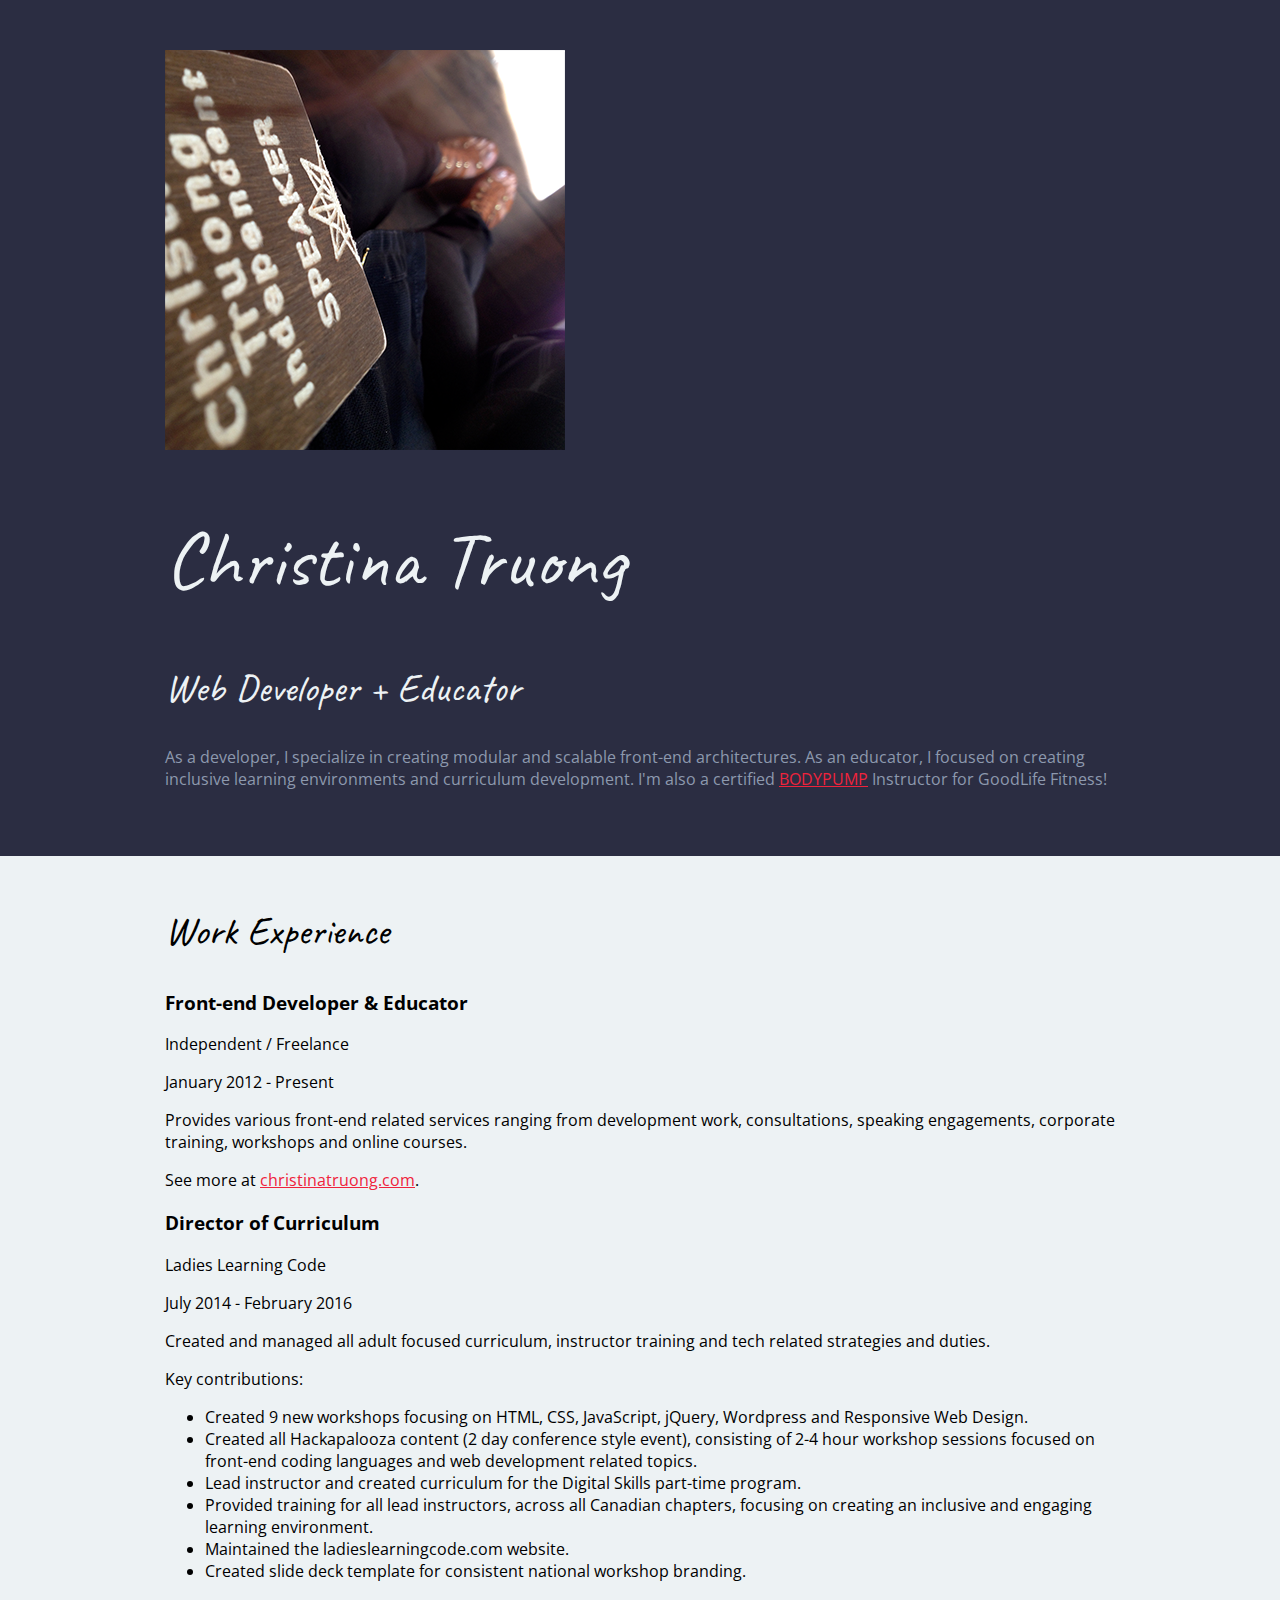
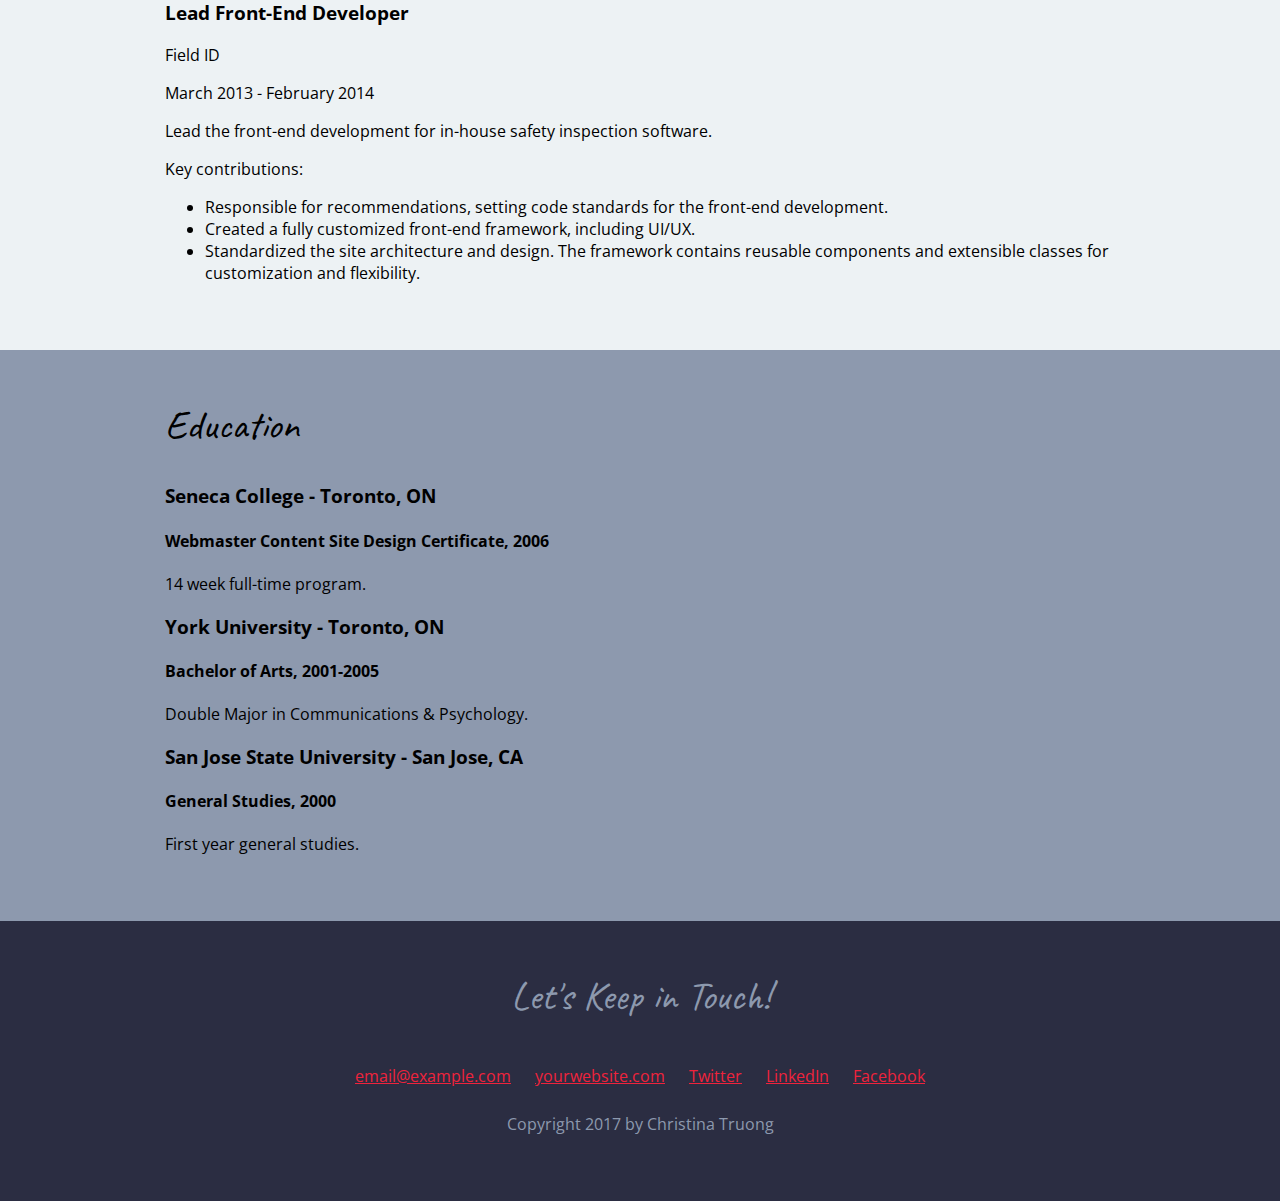
<file: Exercise Files/Ch04/04_07/css-resume/index.html>
<!DOCTYPE html>
<html lang="en">
<head>
    <meta charset="UTF-8">
    <meta name="viewport" content="width=device-width, initial-scale=1.0">
    <title>Christina Truong | Resume</title>
    <link href="https://fonts.googleapis.com/css?family=Caveat|Open+Sans:400,400i,700" rel="stylesheet">
    <link rel="stylesheet" href="css/styles.css">
</head>
<body>
    <!-- // Intro -->
    <header>
        <div class="content-wrap">
            <img src="images/christina-truong.png" alt="Christina Truong">
            <h1>Christina Truong</h1>
            <h2>Web Developer + Educator</h2>
            <p>As a developer, I specialize in creating modular and scalable front-end architectures. As an educator, I focused on creating inclusive learning environments and curriculum development. I'm also a certified <a href="#">BODYPUMP</a> Instructor for GoodLife Fitness!</p>
        </div>
    </header>
    
    <main> 
        <!-- // Work Experience -->
        <section class="work">
            <div class="content-wrap">
                <h2>Work Experience</h2>

                <!-- Job Details: copy this block to add more positions. -->
                <h3>Front-end Developer & Educator</h3>
                <p>Independent / Freelance</p>
                <p>January 2012 - Present</p>
                <p>Provides various front-end related services ranging from development work, consultations, speaking engagements, corporate training, workshops and online courses.</p>
                <p>See more at <a href="http://christinatruong.com">christinatruong.com</a>.</p>
                
                <!-- Job Details -->
                <h3>Director of Curriculum</h3>
                <p>Ladies Learning Code</p>
                <p>July 2014 - February 2016</p>
                <p>Created and managed all adult focused curriculum, instructor training and tech related strategies and duties.</p>

                <p>Key contributions:</p>
                <ul>
                    <li>Created 9 new workshops focusing on HTML, CSS, JavaScript, jQuery, Wordpress and Responsive Web Design.</li>
                    <li>Created all Hackapalooza content (2 day conference style event), consisting of 2-4 hour workshop sessions focused on front-end coding languages and web development related topics.</li>
                    <li>Lead instructor and created curriculum for the Digital Skills part-time program.</li>
                    <li>Provided training for all lead instructors, across all Canadian chapters, focusing on creating an inclusive and engaging learning environment.</li>
                    <li>Maintained the ladieslearningcode.com website.</li>
                    <li>Created slide deck template for consistent national workshop branding.</li>
                </ul>
                
                <!-- Job Details -->
                <h3>Lead Front-End Developer</h3>
                <p>Field ID</p>
                <p>March 2013 - February 2014</p>
                <p>Lead the front-end development for in-house safety inspection software.</p>

                <p>Key contributions:</p>
                <ul>
                    <li>Responsible for recommendations, setting code standards for the front-end development.</li>
                    <li>Created a fully customized front-end framework, including UI/UX.</li>
                    <li>Standardized the site architecture and design. The framework contains reusable components and extensible classes for customization and flexibility.</li>
                </ul>
            </div>
        </section>


        <!-- // Education -->
        <section class="education">
            <div class="content-wrap">
                <h2>Education</h2>

                <!-- School details: copy this block to add more schools. -->
                <h3>Seneca College - Toronto, ON</h3>
                <h4>Webmaster Content Site Design Certificate, 2006</h4>
                <p>14 week full-time program.</p>
                
                <h3>York University - Toronto, ON</h3>
                <h4>Bachelor of Arts, 2001-2005</h4>
                <p>Double Major in Communications & Psychology.</p>
                
                <h3>San Jose State University - San Jose, CA</h3>
                <h4>General Studies, 2000</h4>
                <p>First year general studies.</p>
            </div>
        </section>
    </main>
    
    <!-- // Footer & contact info -->
    <footer>
        <div class="content-wrap">
            <h2>Let's Keep in Touch!</h2>
            
            <!-- Social media and contact links. Add or remove any networks. -->
            <div class="contact-info">
                <a href="mailto:email@example.com">email@example.com</a>
                <a href="http://yourwebsite.com">yourwebsite.com</a>
                <a href="#">Twitter</a>
                <a href="#">LinkedIn</a>
                <a href="#">Facebook</a>
            </div>

            <p>Copyright 2017 by Christina Truong</p>
        </div>
    </footer>
</body>
</html>
</file>
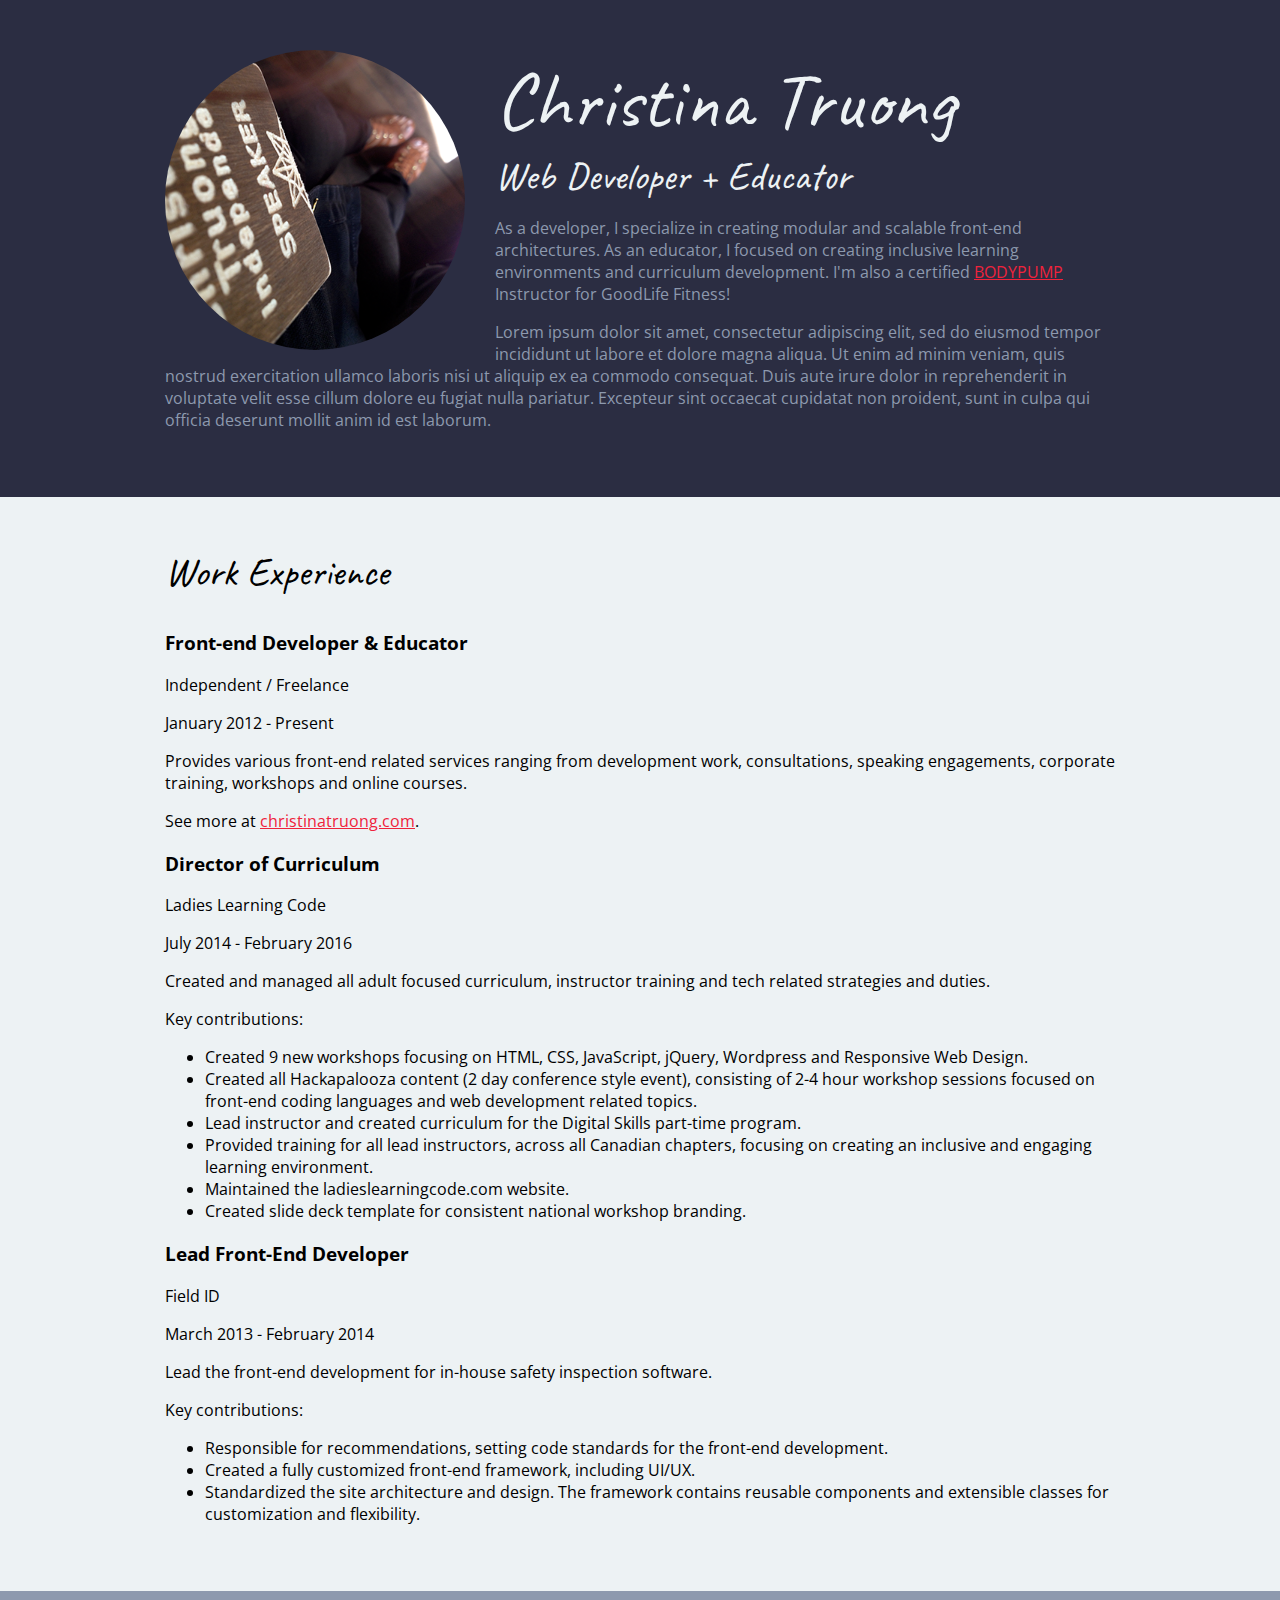
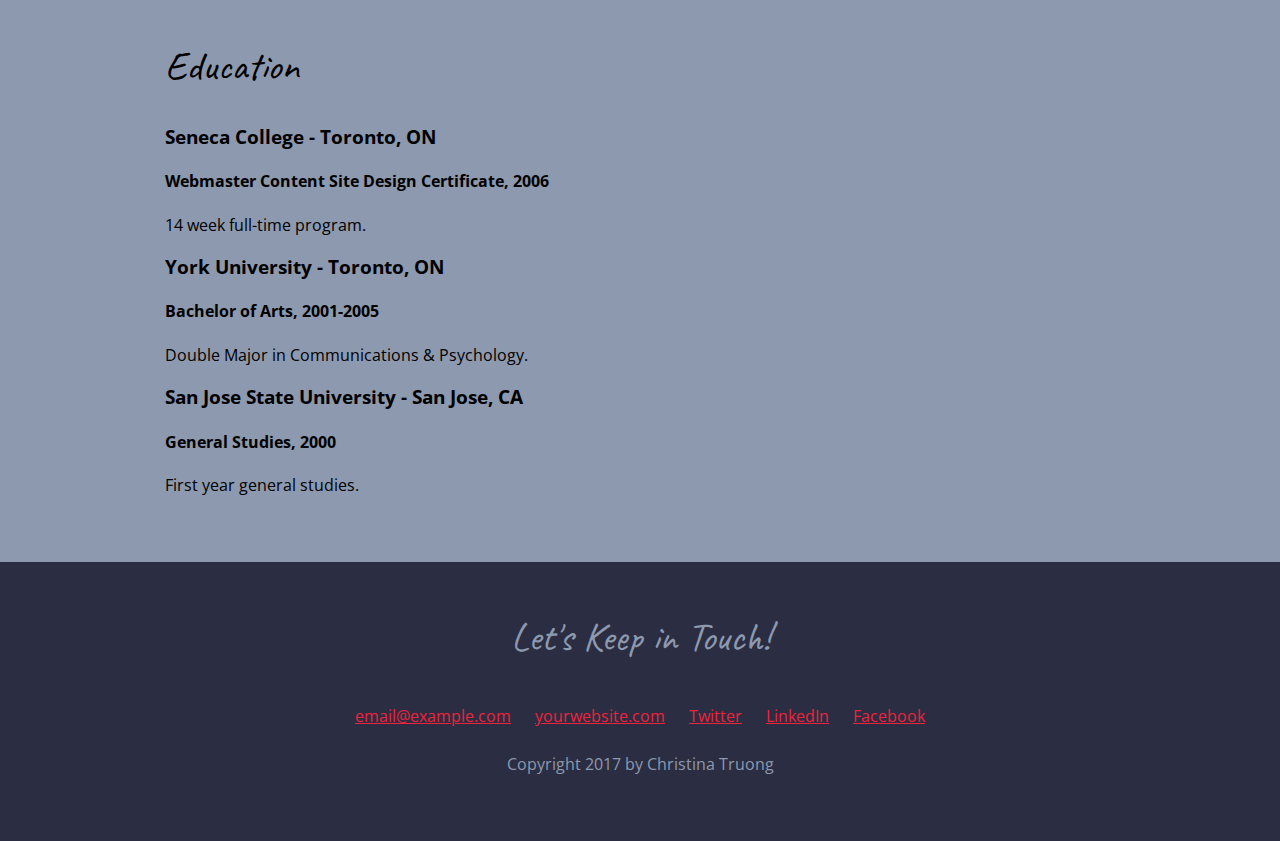
<file: Exercise Files/Ch04/04_09/css-resume/index.html>
<!DOCTYPE html>
<html lang="en">
<head>
    <meta charset="UTF-8">
    <meta name="viewport" content="width=device-width, initial-scale=1.0">
    <title>Christina Truong | Resume</title>
    <link href="https://fonts.googleapis.com/css?family=Caveat|Open+Sans:400,400i,700" rel="stylesheet">
    <link rel="stylesheet" href="css/styles.css">
</head>
<body>
    <!-- // Intro -->
    <header>
        <div class="content-wrap">
            <img class="profile-img" src="images/christina-truong.png" alt="Christina Truong">
            <h1>Christina Truong</h1>
            <h2>Web Developer + Educator</h2>
            <p>As a developer, I specialize in creating modular and scalable front-end architectures. As an educator, I focused on creating inclusive learning environments and curriculum development. I'm also a certified <a href="#">BODYPUMP</a> Instructor for GoodLife Fitness!</p>
            <p>Lorem ipsum dolor sit amet, consectetur adipiscing elit, sed do eiusmod tempor incididunt ut labore et dolore magna aliqua. Ut enim ad minim veniam, quis nostrud exercitation ullamco laboris nisi ut aliquip ex ea commodo consequat. Duis aute irure dolor in reprehenderit in voluptate velit esse cillum dolore eu fugiat nulla pariatur. Excepteur sint occaecat cupidatat non proident, sunt in culpa qui officia deserunt mollit anim id est laborum.</p>
        </div>
    </header>
    
    <main> 
        <!-- // Work Experience -->
        <section class="work">
            <div class="content-wrap">
                <h2>Work Experience</h2>

                <!-- Job Details: copy this block to add more positions. -->
                <h3>Front-end Developer & Educator</h3>
                <p>Independent / Freelance</p>
                <p>January 2012 - Present</p>
                <p>Provides various front-end related services ranging from development work, consultations, speaking engagements, corporate training, workshops and online courses.</p>
                <p>See more at <a href="http://christinatruong.com">christinatruong.com</a>.</p>
                
                <!-- Job Details -->
                <h3>Director of Curriculum</h3>
                <p>Ladies Learning Code</p>
                <p>July 2014 - February 2016</p>
                <p>Created and managed all adult focused curriculum, instructor training and tech related strategies and duties.</p>

                <p>Key contributions:</p>
                <ul>
                    <li>Created 9 new workshops focusing on HTML, CSS, JavaScript, jQuery, Wordpress and Responsive Web Design.</li>
                    <li>Created all Hackapalooza content (2 day conference style event), consisting of 2-4 hour workshop sessions focused on front-end coding languages and web development related topics.</li>
                    <li>Lead instructor and created curriculum for the Digital Skills part-time program.</li>
                    <li>Provided training for all lead instructors, across all Canadian chapters, focusing on creating an inclusive and engaging learning environment.</li>
                    <li>Maintained the ladieslearningcode.com website.</li>
                    <li>Created slide deck template for consistent national workshop branding.</li>
                </ul>
                
                <!-- Job Details -->
                <h3>Lead Front-End Developer</h3>
                <p>Field ID</p>
                <p>March 2013 - February 2014</p>
                <p>Lead the front-end development for in-house safety inspection software.</p>

                <p>Key contributions:</p>
                <ul>
                    <li>Responsible for recommendations, setting code standards for the front-end development.</li>
                    <li>Created a fully customized front-end framework, including UI/UX.</li>
                    <li>Standardized the site architecture and design. The framework contains reusable components and extensible classes for customization and flexibility.</li>
                </ul>
            </div>
        </section>


        <!-- // Education -->
        <section class="education">
            <div class="content-wrap">
                <h2>Education</h2>

                <!-- School details: copy this block to add more schools. -->
                <h3>Seneca College - Toronto, ON</h3>
                <h4>Webmaster Content Site Design Certificate, 2006</h4>
                <p>14 week full-time program.</p>
                
                <h3>York University - Toronto, ON</h3>
                <h4>Bachelor of Arts, 2001-2005</h4>
                <p>Double Major in Communications & Psychology.</p>
                
                <h3>San Jose State University - San Jose, CA</h3>
                <h4>General Studies, 2000</h4>
                <p>First year general studies.</p>
            </div>
        </section>
    </main>
    
    <!-- // Footer & contact info -->
    <footer>
        <div class="content-wrap">
            <h2>Let's Keep in Touch!</h2>
            
            <!-- Social media and contact links. Add or remove any networks. -->
            <div class="contact-info">
                <a href="mailto:email@example.com">email@example.com</a>
                <a href="http://yourwebsite.com">yourwebsite.com</a>
                <a href="#">Twitter</a>
                <a href="#">LinkedIn</a>
                <a href="#">Facebook</a>
            </div>

            <p>Copyright 2017 by Christina Truong</p>
        </div>
    </footer>
</body>
</html>
</file>
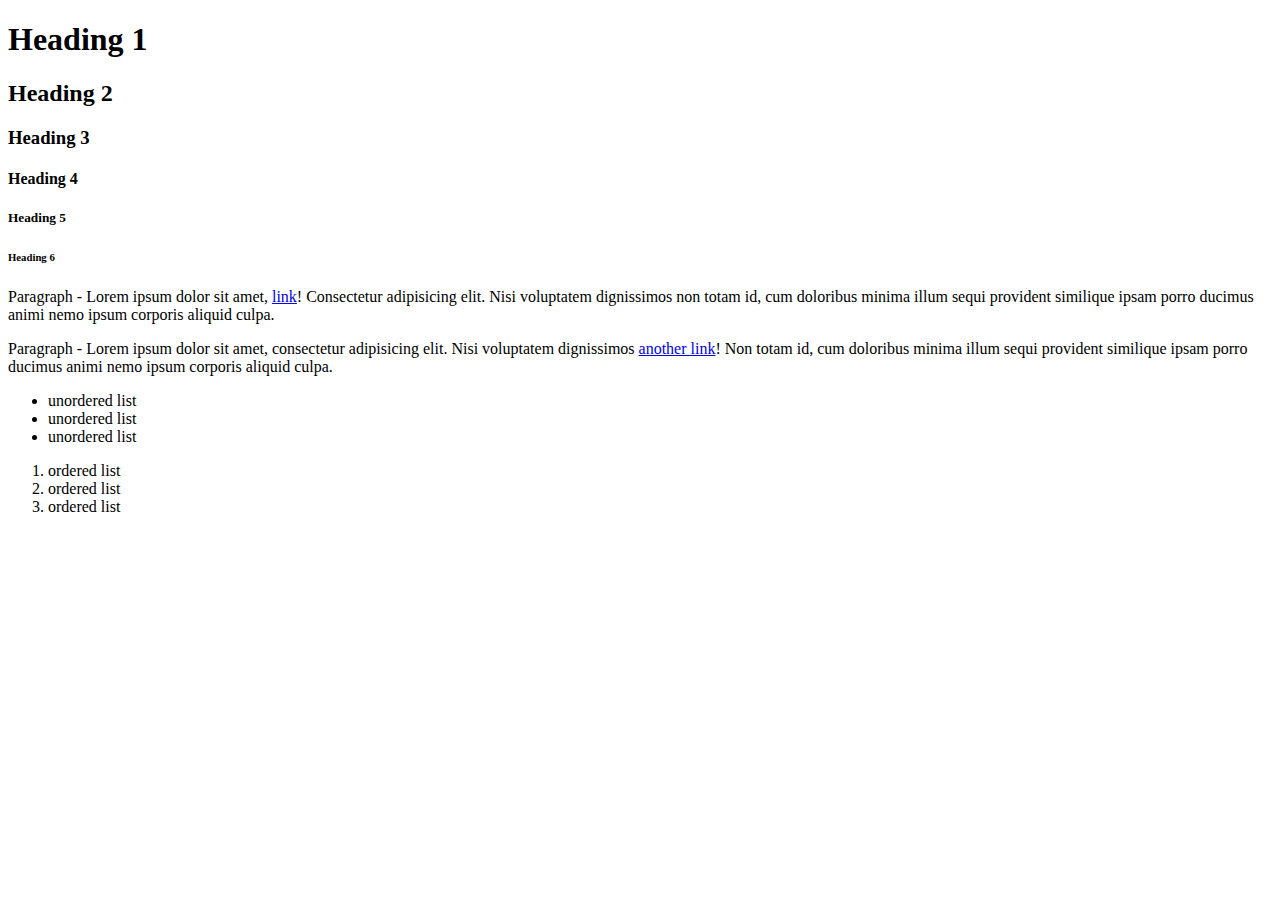
<file: Exercise Files/Ch01/01_02/default-styles.html>
<!DOCTYPE html>
<html lang="en">
<head>
  <meta charset="UTF-8">
  <meta name="viewport" content="width=device-width, initial-scale=1.0">
  <title>Default HTML styles</title>
</head>
<body>
  <h1>Heading 1</h1>
  <h2>Heading 2</h2>
  <h3>Heading 3</h3>
  <h4>Heading 4</h4>
  <h5>Heading 5</h5>
  <h6>Heading 6</h6>

  <p>Paragraph - Lorem ipsum dolor sit amet, <a href="#">link</a>! Consectetur adipisicing elit. Nisi voluptatem dignissimos non totam id, cum doloribus minima illum sequi provident similique ipsam porro ducimus animi nemo ipsum corporis aliquid culpa.</p>
  <p>Paragraph - Lorem ipsum dolor sit amet, consectetur adipisicing elit. Nisi voluptatem dignissimos <a href="#">another link</a>! Non totam id, cum doloribus minima illum sequi provident similique ipsam porro ducimus animi nemo ipsum corporis aliquid culpa.</p>

  <ul>
    <li>unordered list</li>
    <li>unordered list</li>
    <li>unordered list</li>
  </ul>

  <ol>
    <li>ordered list</li>
    <li>ordered list</li>
    <li>ordered list</li>
  </ol>
</body>
</html>
</file>
<file: Exercise Files/Ch04/css-resume-final/css/styles.css>
/* Global styles 
------------------------------------*/
/* border box fix */
html {
  box-sizing: border-box;
}
*, *:before, *:after {
  box-sizing: inherit;
}

body {
  font-family: 'Open Sans', sans-serif;
  margin: 0;
}
a {
    color: #EF233C;
}
a:hover {
    text-decoration: none;
}
h1, h2 {
  font-family: 'Caveat', cursive;
  font-weight: 400;
}
h1 {
  font-size: 80px;
}
h2 {
  font-size: 40px;
  margin-top: 0;
}
.content-wrap {
  max-width: 950px;
  margin: 0 auto;
  padding: 50px;
  overflow: hidden;
}

.column-narrow {
  width: 35%;
  float: left;
  padding-right: 3%;
  min-height: 175px;
}
.column-wide {
  width: 62%;
  float: left;
  min-height: 175px;
}



/* Header & Footer 
------------------------------------*/
header, 
footer {
  background: #2B2D42;
  color: #8D99AE;
}
header h1,
header h2 {
    color: #EDF2F4;
    margin: 0;
}

/* Header styles only */
header {
  /*text-align: center;*/
}
.profile-img {
  /*width: 300px;*/
  border-radius: 50%;
  /*float: left;*/
  /*margin-right: 30px;*/
}

/* Footer styles only */
footer {
  text-align: center;
}
.contact-info a {
  padding: 10px;
  display: inline-block;
}



/* Work Experience
------------------------------------*/
.work {
    background: #EDF2F4;
}


/* Education
------------------------------------*/
.education {
    background: #8D99AE;
}
</file>
<file: Exercise Files/Ch01/01_08/css-resume/styles.css>
body {
    background: lightblue;
}
</file>
<file: Exercise Files/Ch02/02_06/css-resume/css/styles.css>
body {
    background: lightblue;
}
</file>
<file: Exercise Files/Ch03/03_04/css-resume/css/styles.css>
/* Global styles
------------------------------------*/
body {

}
a {
  color: #EF233C;
}
a:hover {
  text-decoration: none;
}


/* Header & Footer
------------------------------------*/
header,
footer {
  background: #2B2D42;
  color: #8D99AE;
}
header h1,
header h2 {
  color: #EDF2F4;
}


/* Work Experience
------------------------------------*/
.work {
  background: #EDF2F4;
}


/* Education
------------------------------------*/
.education {
  background: #8D99AE;
}
</file>
<file: Exercise Files/Ch03/03_07/css-resume/css/styles.css>
/* Global styles 
------------------------------------*/
body {
  font-family: 'Open Sans', sans-serif;
}
a {
  color: #EF233C;
}
a:hover {
  text-decoration: none;
}
h1, h2 {
  font-family: 'Caveat', cursive;
}
h2 {
  font-size: 40px;
}
h1 {
  font-size: 80px;
}


/* Header & Footer 
------------------------------------*/
header, 
footer {
  background: #2B2D42;
  color: #8D99AE;
}
header h1,
header h2 {
  color: #EDF2F4;
}



/* Work Experience
------------------------------------*/
.work {
  background: #EDF2F4;
}



/* Education
------------------------------------*/
.education {
  background: #8D99AE;
}
</file>
<file: Exercise Files/Ch04/04_04/css-resume/css/styles.css>
/* Global styles 
------------------------------------*/
body {
  font-family: 'Open Sans', sans-serif;
}
a {
  color: #EF233C;
}
a:hover {
  text-decoration: none;
}
h1, h2 {
  font-family: 'Caveat', cursive;
  font-weight: 400;
}
h2 {
  font-size: 40px;
}
h1 {
  font-size: 80px;
}


/* Header & Footer 
------------------------------------*/
header, 
footer {
  background: #2B2D42;
  color: #8D99AE;
}
header h1,
header h2 {
  color: #EDF2F4;
}



/* Work Experience
------------------------------------*/
.work {
  background: #EDF2F4;
}



/* Education
------------------------------------*/
.education {
  background: #8D99AE;
}
</file>
<file: Exercise Files/Ch04/04_05/css-resume/css/styles.css>
/* Global styles
------------------------------------*/
body {
  font-family: 'Open Sans', sans-serif;
}
a {
  color: #EF233C;
}
a:hover {
  text-decoration: none;
}
h1, h2 {
  font-family: 'Caveat', cursive;
  font-weight: 400;
}
h1 {
  font-size: 80px;
}
h2 {
  font-size: 40px;
}
.content-wrap {
  max-width: 950px;
  margin: 0 auto;
}



/* Header & Footer
------------------------------------*/
header,
footer {
  background: #2B2D42;
  color: #8D99AE;
}
header h1,
header h2 {
  color: #EDF2F4;
}


/* Work Experience
------------------------------------*/
.work {
  background: #EDF2F4;
}


/* Education
------------------------------------*/
.education {
  background: #8D99AE;
}
</file>
<file: Exercise Files/Ch04/04_07/css-resume/css/styles.css>
/* Color Palette
#2B2D42 - dark blue
#8D99AE - light blue
#EDF2F4 - blue/white
#EF233C - red
*/

/* Global styles 
------------------------------------*/
body {
  font-family: 'Open Sans', sans-serif;
  margin: 0;
}
a {
    color: #EF233C;
}
a:hover {
    text-decoration: none;
}
h1, h2 {
  font-family: 'Caveat', cursive;
  font-weight: 400;
}
h1 {
  font-size: 80px;
}
h2 {
  font-size: 40px;
  margin-top: 0;
}
.content-wrap {
  max-width: 950px;
  margin: 0 auto;
  padding: 50px;
}


/* Header & Footer 
------------------------------------*/
header, footer {
  background: #2B2D42;
  color: #8D99AE;
}
/* header */
header h1,header h2 {
    color: #EDF2F4;
}
/* footer */
footer {
  text-align: center;
}
.contact-info a {
  padding: 10px;
  display: inline-block;
}


/* Work Experience
------------------------------------*/
.work {
    background: #EDF2F4;
}


/* Education
------------------------------------*/
.education {
    background: #8D99AE;
}
</file>
<file: Exercise Files/Ch04/04_09/css-resume/css/styles.css>
/* Global styles
------------------------------------*/
body {
  font-family: 'Open Sans', sans-serif;
  margin: 0;
}
a {
  color: #EF233C;
}
a:hover {
  text-decoration: none;
}
h1, h2 {
  font-family: 'Caveat', cursive;
  font-weight: 400;
}
h1 {
  font-size: 80px;
}
h2 {
  font-size: 40px;
  margin-top: 0;
}
.content-wrap {
  max-width: 950px;
  margin: 0 auto;
  padding: 50px;
  overflow: hidden;
}



/* Header & Footer
------------------------------------*/
header,
footer {
  background: #2B2D42;
  color: #8D99AE;
}
header h1,
header h2 {
  color: #EDF2F4;
  margin: 0;
}

/* Header styles only */
header {
  /*text-align: center;*/
}
.profile-img {
  width: 300px;
  border-radius: 50%;
  float: left;
  margin-right: 30px;
}

/* Footer styles only */
footer {
  text-align: center;
}
.contact-info a {
  padding: 10px;
  display: inline-block;
}



/* Work Experience
------------------------------------*/
.work {
  background: #EDF2F4;
}


/* Education
------------------------------------*/
.education {
    background: #8D99AE;
}
</file>
